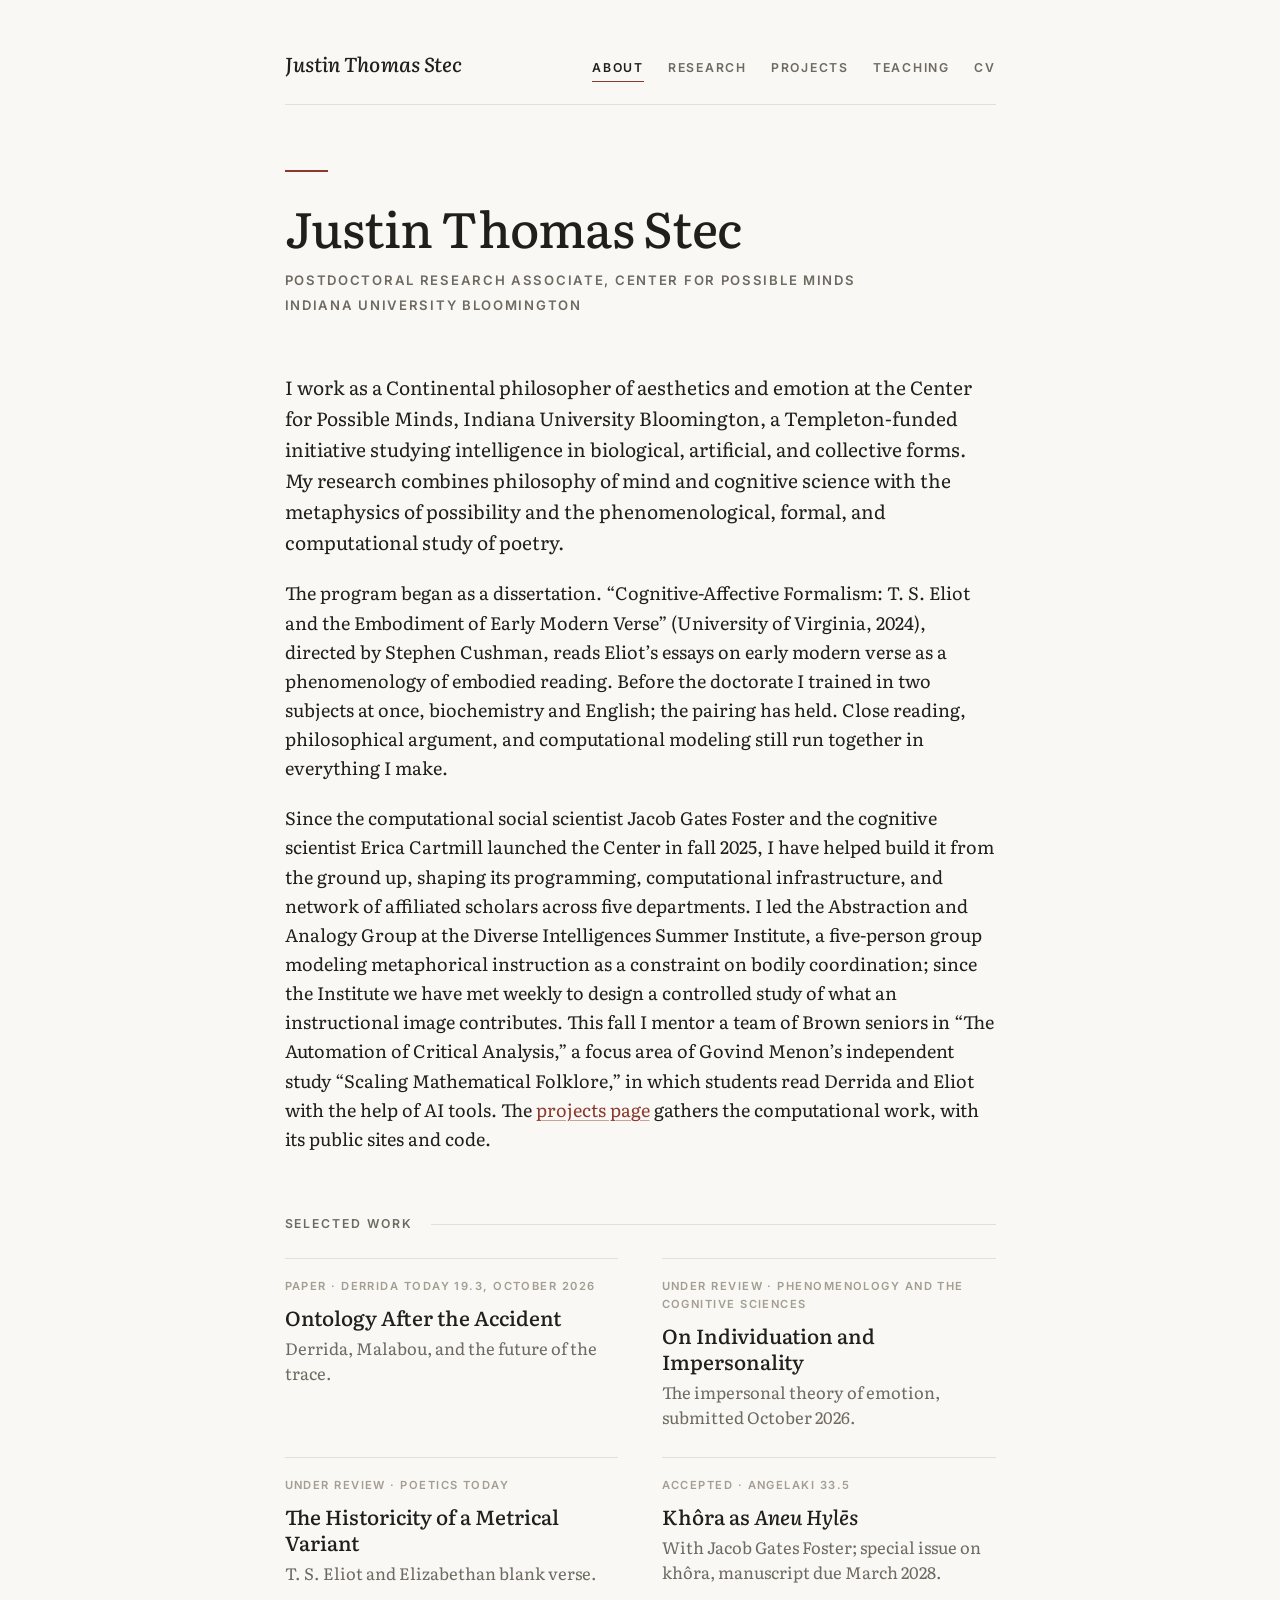
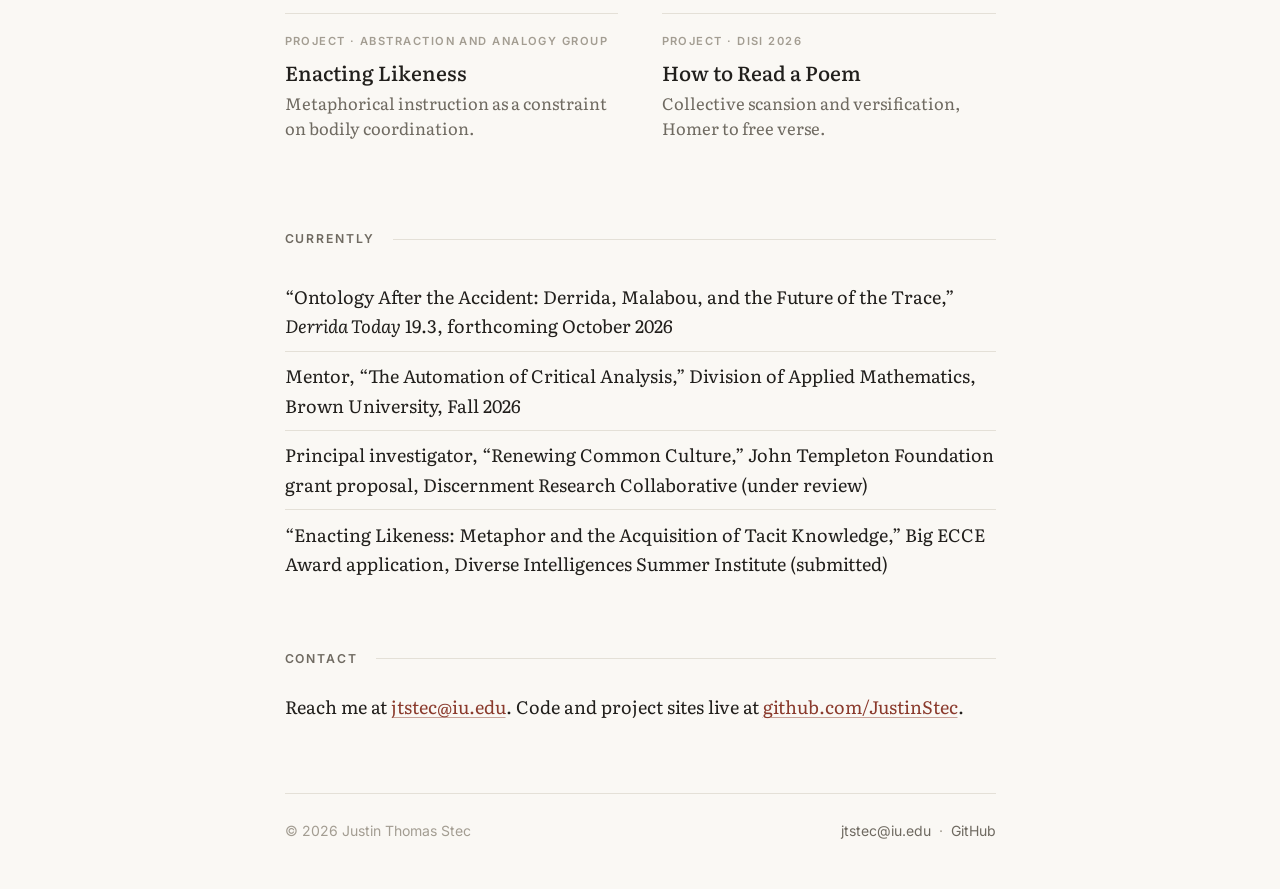
<file: index.html>
<!DOCTYPE html>
<html lang="en">
<head>
<meta charset="utf-8">
<meta name="viewport" content="width=device-width, initial-scale=1">
<title>Justin Thomas Stec</title>
<meta name="description" content="Justin Thomas Stec is a Continental philosopher of aesthetics and emotion at the Center for Possible Minds, Indiana University Bloomington.">
<link rel="icon" href="favicon.svg" type="image/svg+xml">
<link rel="stylesheet" href="style.css">
</head>
<body>

<header class="site-header">
  <a class="wordmark" href="index.html">Justin Thomas Stec</a>
  <nav class="site-nav">
    <a href="index.html" aria-current="page">About</a>
    <a href="research.html">Research</a>
    <a href="projects.html">Projects</a>
    <a href="teaching.html">Teaching</a>
    <a href="cv.html">CV</a>
  </nav>
</header>

<main>

<div class="h-rule"></div>
<h1>Justin Thomas Stec</h1>
<p class="subtitle">Postdoctoral Research Associate, Center for Possible Minds<br>Indiana University Bloomington</p>

<!-- To add a photograph: place assets/portrait.jpg in the repo and uncomment.
<figure style="margin:0 0 1.6rem;">
  <img src="assets/portrait.jpg" alt="Justin Thomas Stec" style="max-width:11rem;border-radius:2px;">
</figure>
-->

<p class="lede">I work as a Continental philosopher of aesthetics and emotion at the Center for Possible Minds, Indiana University Bloomington, a Templeton-funded initiative studying intelligence in biological, artificial, and collective forms. My research combines philosophy of mind and cognitive science with the metaphysics of possibility and the phenomenological, formal, and computational study of poetry.</p>

<p>The program began as a dissertation. &ldquo;Cognitive-Affective Formalism: T.&nbsp;S. Eliot and the Embodiment of Early Modern Verse&rdquo; (University of Virginia, 2024), directed by Stephen Cushman, reads Eliot&rsquo;s essays on early modern verse as a phenomenology of embodied reading. Before the doctorate I trained in two subjects at once, biochemistry and English; the pairing has held. Close reading, philosophical argument, and computational modeling still run together in everything I make.</p>

<p>Since the computational social scientist Jacob Gates Foster and the cognitive scientist Erica Cartmill launched the Center in fall 2025, I have helped build it from the ground up, shaping its programming, computational infrastructure, and network of affiliated scholars across five departments. I led the Abstraction and Analogy Group at the Diverse Intelligences Summer Institute, a five-person group modeling metaphorical instruction as a constraint on bodily coordination; since the Institute we have met weekly to design a controlled study of what an instructional image contributes. This fall I mentor a team of Brown seniors in &ldquo;The Automation of Critical Analysis,&rdquo; a focus area of Govind Menon&rsquo;s independent study &ldquo;Scaling Mathematical Folklore,&rdquo; in which students read Derrida and Eliot with the help of AI tools. The <a href="projects.html">projects page</a> gathers the computational work, with its public sites and code.</p>

<h2 class="label">Selected work</h2>

<div class="cards">
  <a class="card" href="research.html#ontology-after-the-accident">
    <p class="kicker">Paper &middot; Derrida Today 19.3, October 2026</p>
    <p class="card-title">Ontology After the Accident</p>
    <p class="card-line">Derrida, Malabou, and the future of the trace.</p>
  </a>
  <a class="card" href="research.html#individuation-impersonality">
    <p class="kicker">Under review &middot; Phenomenology and the Cognitive Sciences</p>
    <p class="card-title">On Individuation and Impersonality</p>
    <p class="card-line">The impersonal theory of emotion, submitted October 2026.</p>
  </a>
  <a class="card" href="research.html#metrical-variant">
    <p class="kicker">Under review &middot; Poetics Today</p>
    <p class="card-title">The Historicity of a Metrical Variant</p>
    <p class="card-line">T.&nbsp;S. Eliot and Elizabethan blank verse.</p>
  </a>
  <a class="card" href="research.html#khora">
    <p class="kicker">Accepted &middot; Angelaki 33.5</p>
    <p class="card-title">Kh&ocirc;ra as <em>Aneu Hyl&emacr;s</em></p>
    <p class="card-line">With Jacob Gates Foster; special issue on kh&ocirc;ra, manuscript due March 2028.</p>
  </a>
  <a class="card" href="projects.html#enacting-likeness">
    <p class="kicker">Project &middot; Abstraction and Analogy Group</p>
    <p class="card-title">Enacting Likeness</p>
    <p class="card-line">Metaphorical instruction as a constraint on bodily coordination.</p>
  </a>
  <a class="card" href="projects.html#how-to-read-a-poem">
    <p class="kicker">Project &middot; DISI 2026</p>
    <p class="card-title">How to Read a Poem</p>
    <p class="card-line">Collective scansion and versification, Homer to free verse.</p>
  </a>
</div>

<h2 class="label">Currently</h2>

<ul class="plain">
  <li>&ldquo;Ontology After the Accident: Derrida, Malabou, and the Future of the Trace,&rdquo; <em>Derrida Today</em> 19.3, forthcoming October 2026</li>
  <li>Mentor, &ldquo;The Automation of Critical Analysis,&rdquo; Division of Applied Mathematics, Brown University, Fall 2026</li>
  <li>Principal investigator, &ldquo;Renewing Common Culture,&rdquo; John Templeton Foundation grant proposal, Discernment Research Collaborative (under review)</li>
  <li>&ldquo;Enacting Likeness: Metaphor and the Acquisition of Tacit Knowledge,&rdquo; Big ECCE Award application, Diverse Intelligences Summer Institute (submitted)</li>
</ul>

<h2 class="label">Contact</h2>

<p>Reach me at <a href="mailto:jtstec@iu.edu">jtstec@iu.edu</a>. Code and project sites live at <a href="https://github.com/JustinStec">github.com/JustinStec</a>.</p>

</main>

<footer class="site-footer">
  <span>&copy; 2026 Justin Thomas Stec</span>
  <span><a href="mailto:jtstec@iu.edu">jtstec@iu.edu</a> &nbsp;&middot;&nbsp; <a href="https://github.com/JustinStec">GitHub</a></span>
</footer>

</body>
</html>
</file>
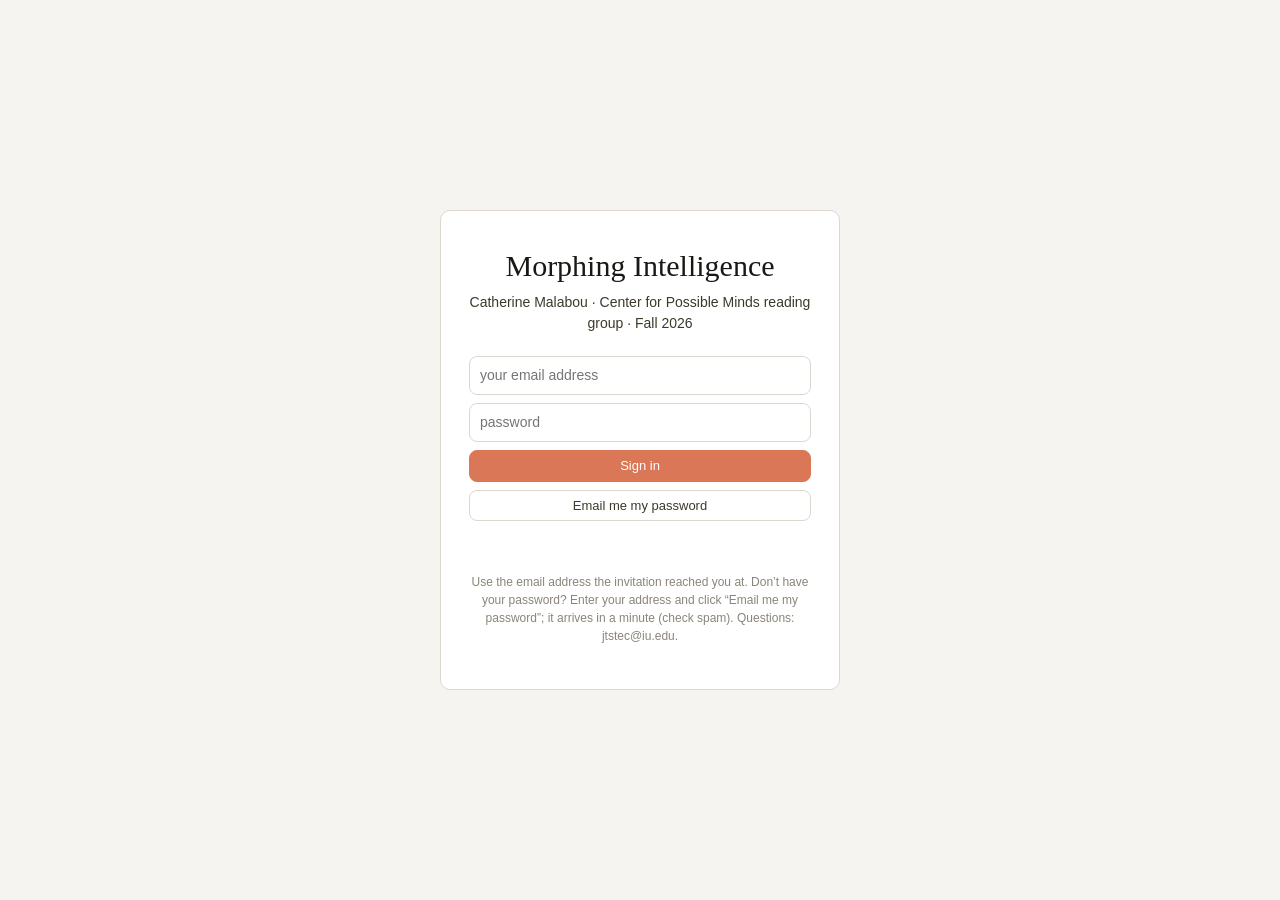
<file: morphing-intelligence/index.html>
<!DOCTYPE html>
<html lang="en">
<head>
<meta charset="UTF-8">
<meta name="viewport" content="width=device-width, initial-scale=1.0">
<meta name="robots" content="noindex, nofollow">
<title>Morphing Intelligence — Reading Group</title>
<link rel="stylesheet" href="app.css?v=8">
<script src="libs/supabase.min.js"></script>
</head>
<body>

<div class="gate" id="gate">
  <div class="gate-box">
    <h1>Morphing Intelligence</h1>
    <div class="sub">Catherine Malabou · Center for Possible Minds reading group · Fall 2026</div>
    <div class="row" id="pwStep">
      <input type="email" id="gateEmail" placeholder="your email address" autocomplete="email" onkeydown="if(event.key==='Enter')signIn()">
      <input type="password" id="gatePw" placeholder="password" autocomplete="current-password" onkeydown="if(event.key==='Enter')signIn()">
      <button class="btn acc" onclick="signIn()">Sign in</button>
      <button class="btn" onclick="emailPassword()">Email me my password</button>
    </div>
    <div class="row" id="setPwStep" hidden>
      <input type="password" id="newPw" placeholder="choose a password (8+ characters)" autocomplete="new-password" onkeydown="if(event.key==='Enter')setPassword()">
      <button class="btn acc" onclick="setPassword()">Save password</button>
    </div>
    <div class="gate-msg" id="gateMsg"></div>
    <p class="fine">Use the email address the invitation reached you at. Don’t have your password? Enter your address and click “Email me my password”; it arrives in a minute (check spam). Questions: jtstec@iu.edu.</p>
  </div>
</div>

<header class="app">
  <h1><a href="index.html">Morphing Intelligence</a> <span>From IQ Measurement to Artificial Brains · Fridays 3:00–5:00 · 815 E. 10th St.</span></h1>
  <div class="who"><span id="whoName"></span><button onclick="signOut()">Sign out</button></div>
</header>

<div class="wrap">
  <div class="inner">
    <div class="lead">A chapter a week, each paired with the source Malabou works from in it; the last meeting sets her against Derrida on the trace. Open a reading to read it here, highlight passages, and leave notes for the group; the reader has a Download button for a copy to print or annotate offline.</div>
    <div id="list"></div>
  </div>
</div>

<script src="app.js?v=8"></script>
<script>
function onSignedIn(){
  const s = seen(); const html = [];
  for (const w of WEEKS){
    if (w.break){ html.push(`<div class="break">${w.text}</div>`); continue; }
    const files = w.files.map(f => f.pending ? `<span class="pend" title="PDF to come">${f.label}<small>PDF to come</small></span>` : `<a href="read.html#${f.id}" class="${s[f.id]?'seen':''}">${f.label}</a>`).join('');
    html.push(`<div class="wk"><div class="d">${w.date}${w.n?`<small>Week ${w.n}</small>`:''}</div><div><div class="t">${w.title}</div><div class="f">${files}</div></div></div>`);
  }
  $('list').innerHTML = html.join('');
}
</script>
</body>
</html>
</file>
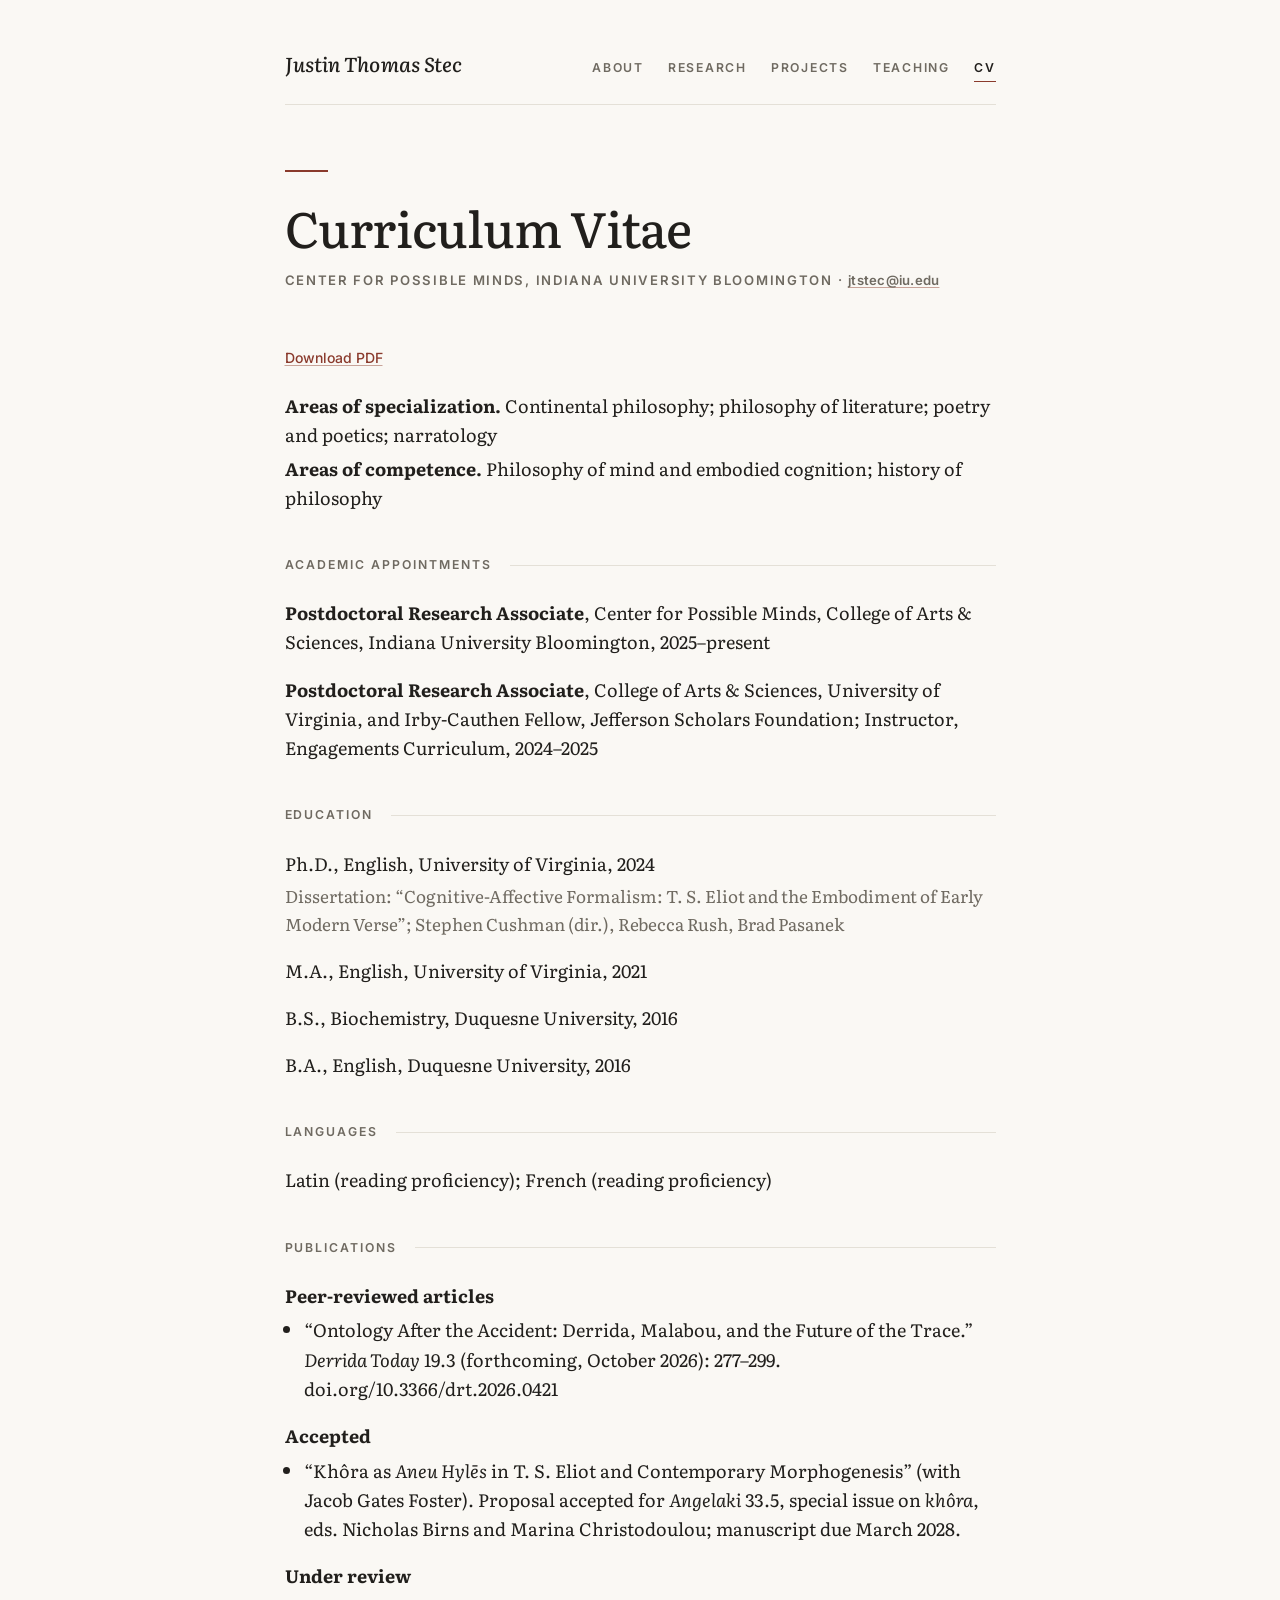
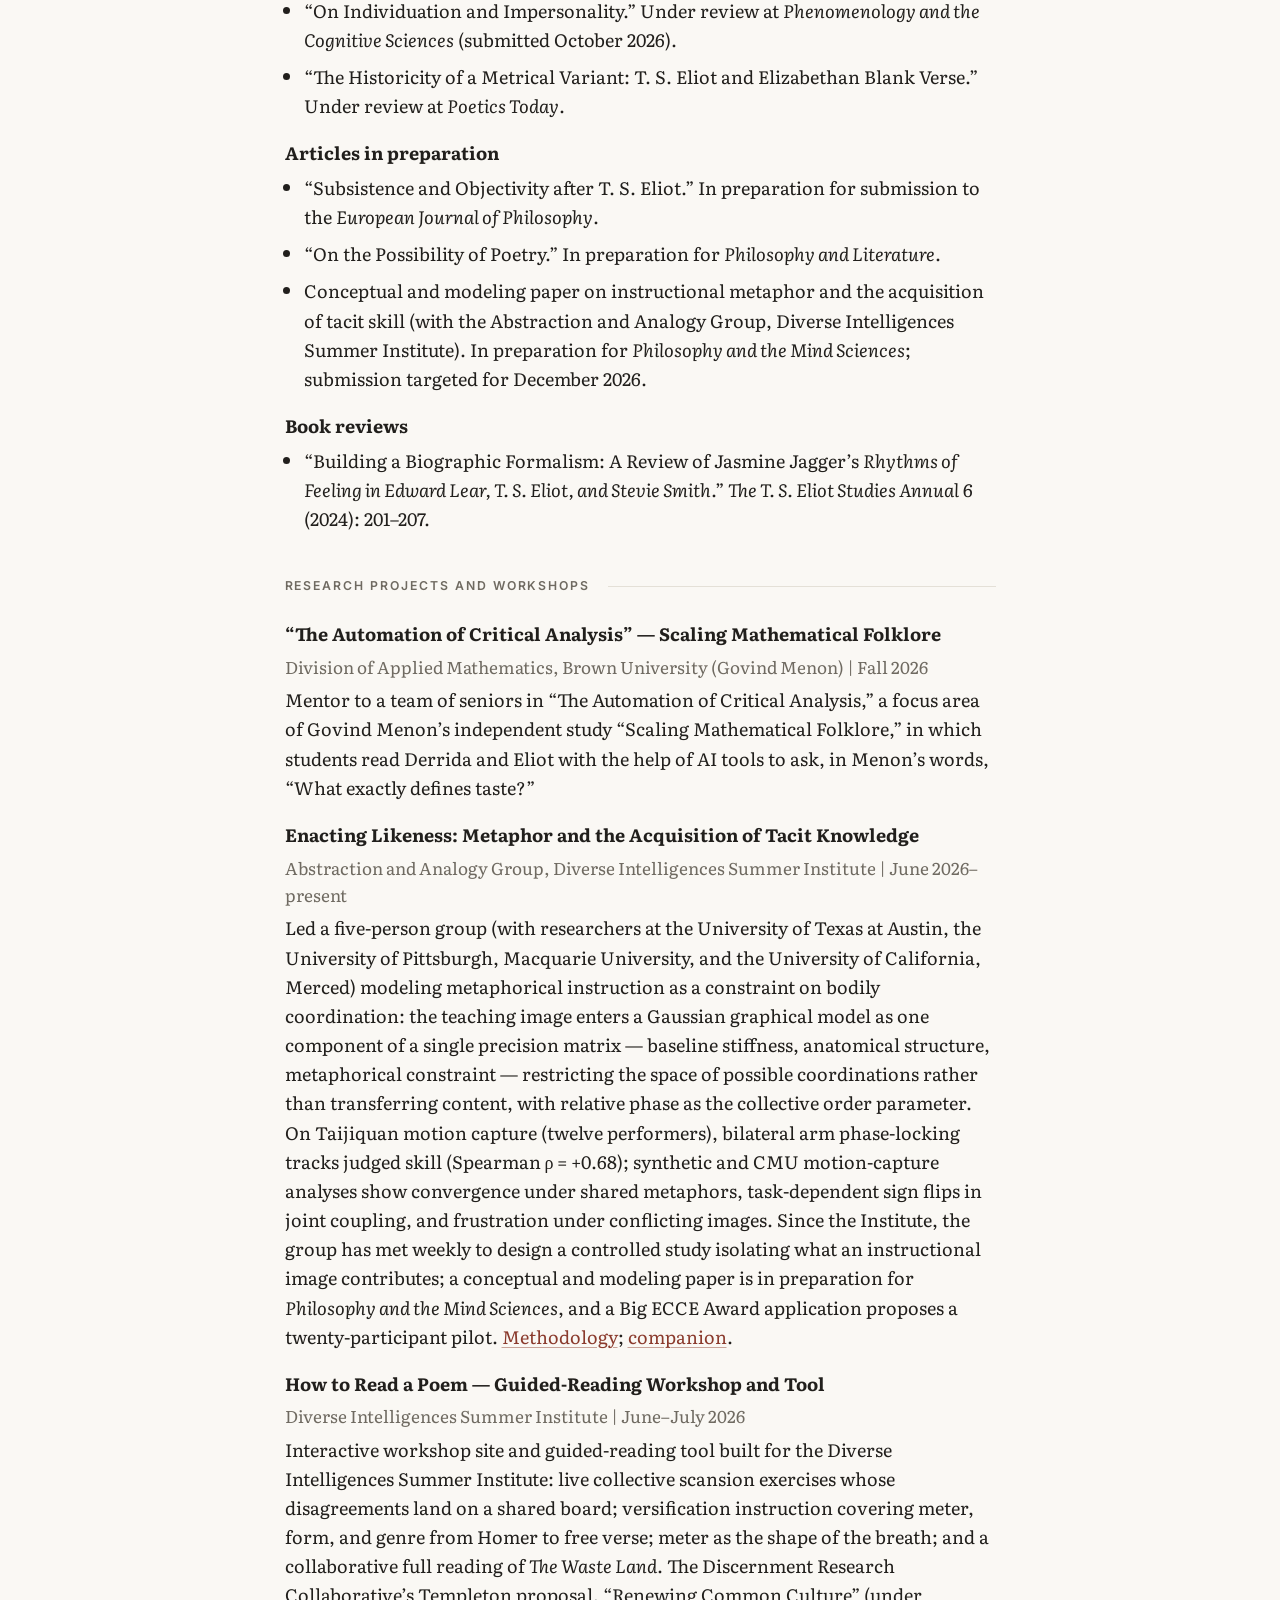
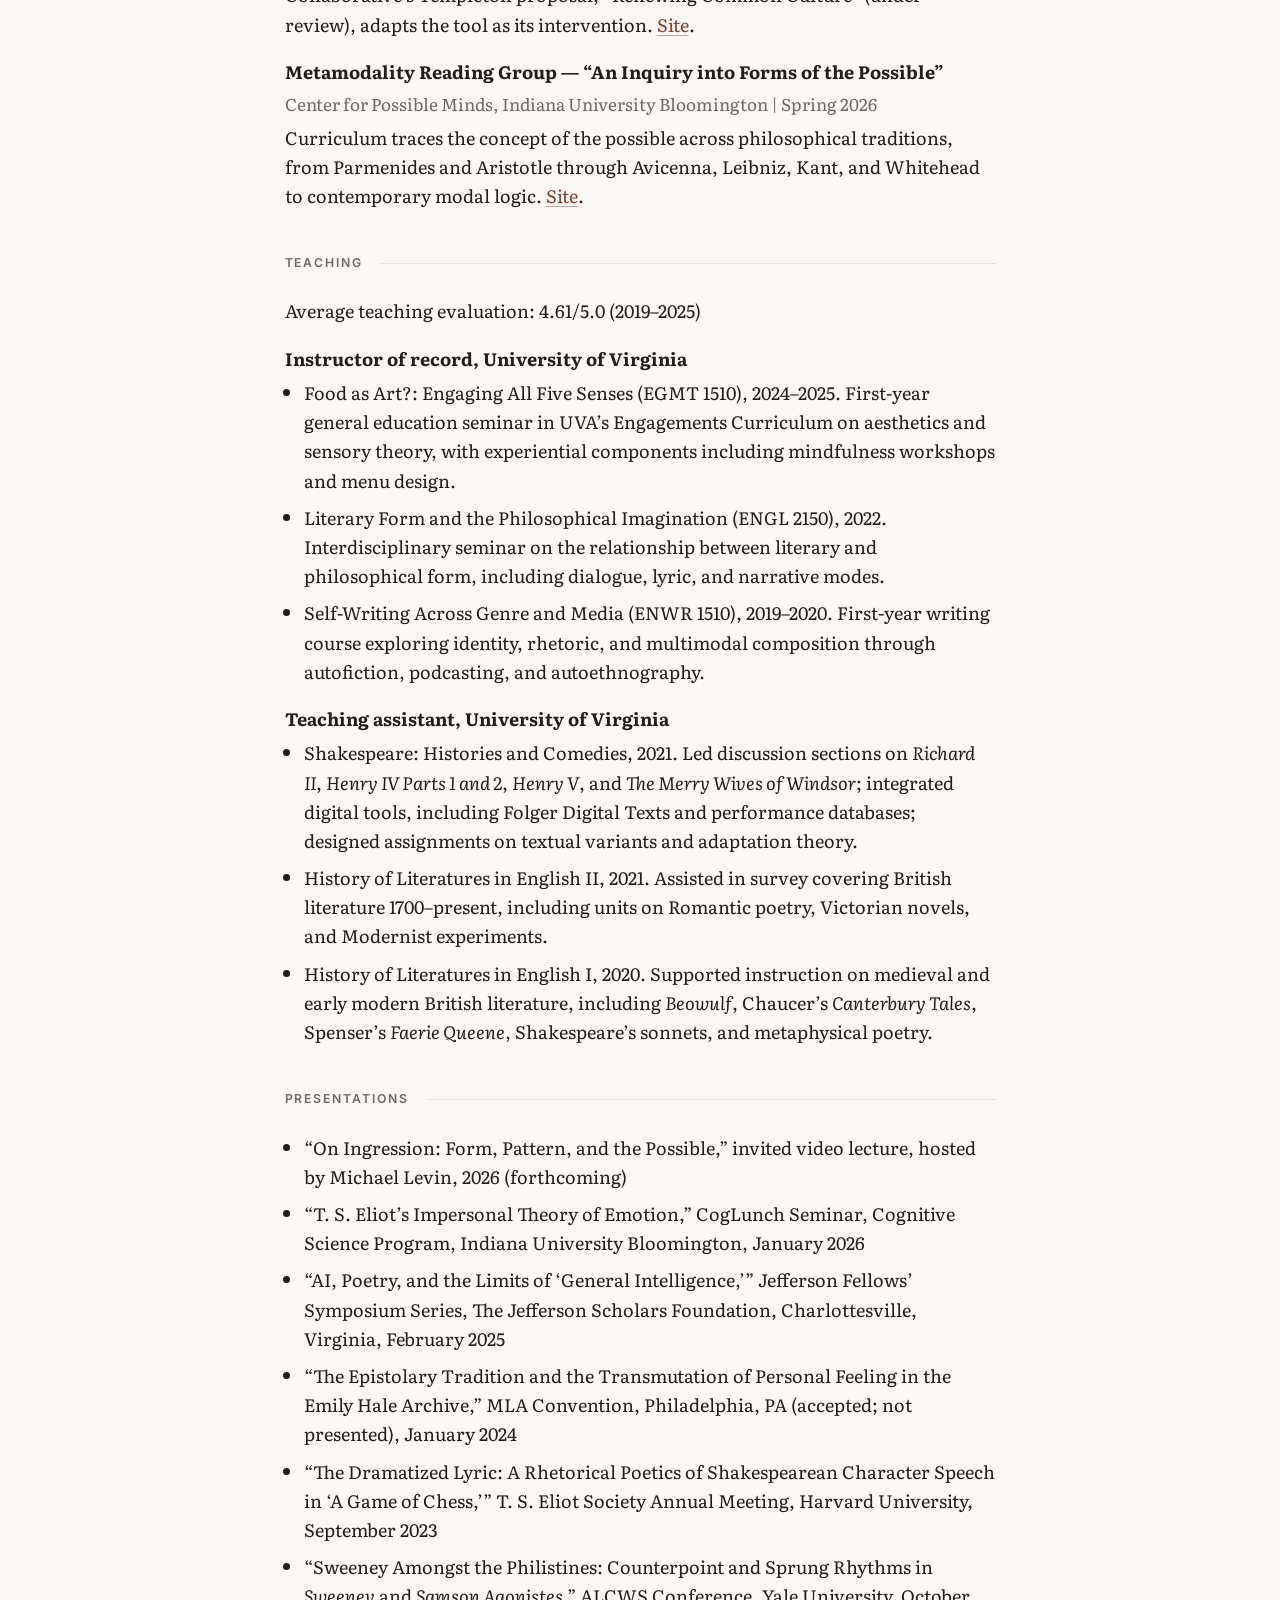
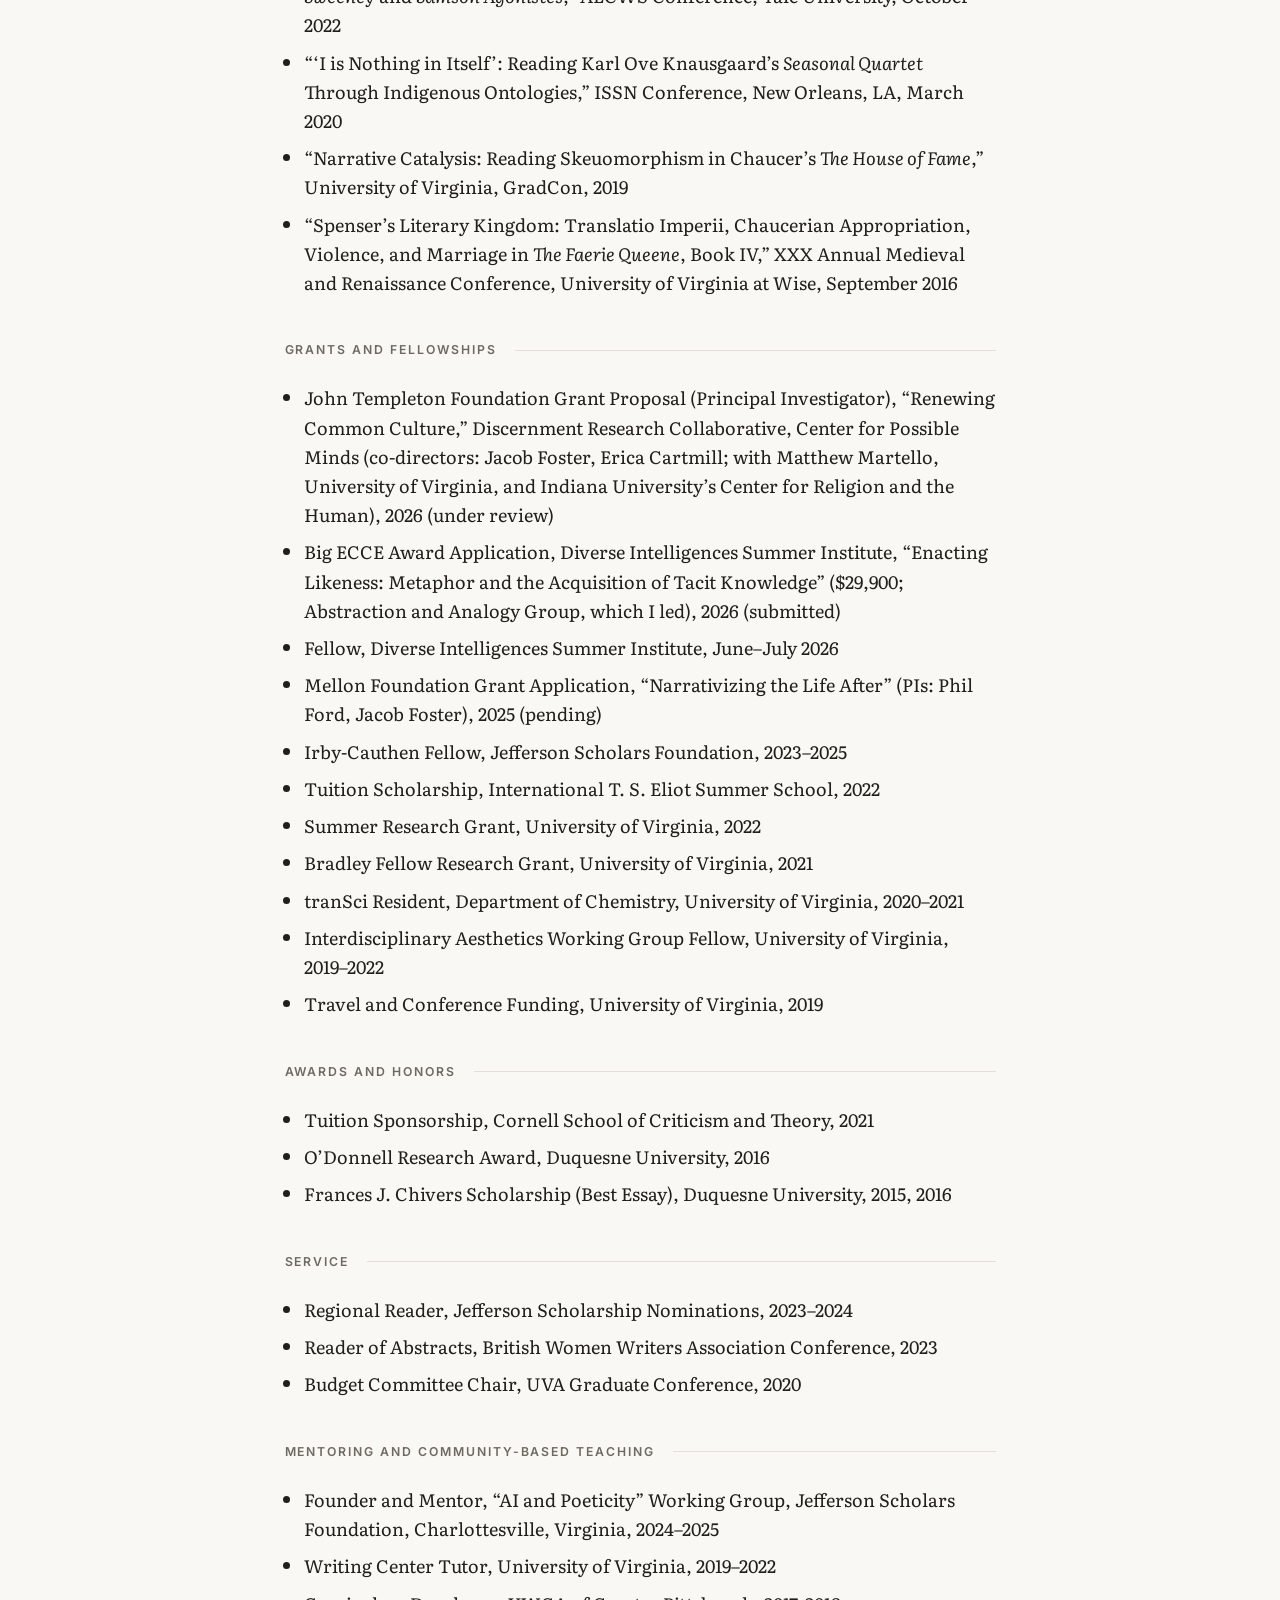
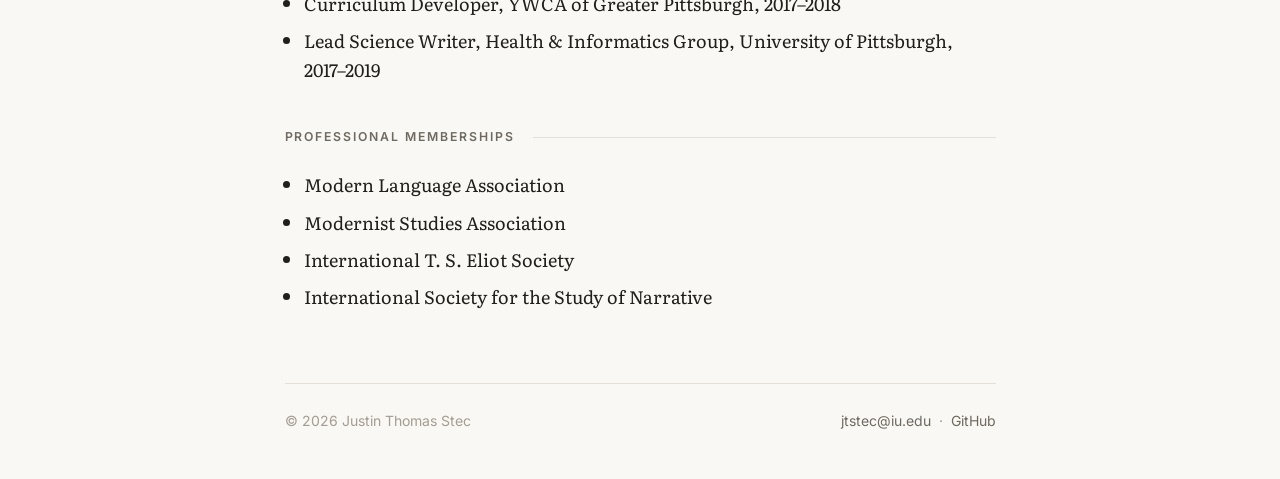
<file: cv.html>
<!DOCTYPE html>
<html lang="en">
<head>
<meta charset="utf-8">
<meta name="viewport" content="width=device-width, initial-scale=1">
<title>CV · Justin Thomas Stec</title>
<meta name="description" content="Curriculum vitae of Justin Thomas Stec: appointments, education, publications, research projects and workshops, teaching, presentations, grants, and service.">
<link rel="icon" href="favicon.svg" type="image/svg+xml">
<link rel="stylesheet" href="style.css">
</head>
<body>

<header class="site-header">
  <a class="wordmark" href="index.html">Justin Thomas Stec</a>
  <nav class="site-nav">
    <a href="index.html">About</a>
    <a href="research.html">Research</a>
    <a href="projects.html">Projects</a>
    <a href="teaching.html">Teaching</a>
    <a href="cv.html" aria-current="page">CV</a>
  </nav>
</header>

<main class="cv">

<div class="h-rule"></div>
<h1>Curriculum Vitae</h1>
<p class="subtitle">Center for Possible Minds, Indiana University Bloomington &middot; <a class="nocase" href="mailto:jtstec@iu.edu">jtstec@iu.edu</a></p>
<p class="entry-links"><a href="assets/Stec-CV.pdf">Download PDF</a></p>

<div class="cv-item">
  <p><strong>Areas of specialization.</strong> Continental philosophy; philosophy of literature; poetry and poetics; narratology</p>
  <p><strong>Areas of competence.</strong> Philosophy of mind and embodied cognition; history of philosophy</p>
</div>

<h2 class="label">Academic appointments</h2>

<div class="cv-item">
  <p><strong>Postdoctoral Research Associate</strong>, Center for Possible Minds, College of Arts &amp; Sciences, Indiana University Bloomington, 2025&ndash;present</p>
</div>
<div class="cv-item">
  <p><strong>Postdoctoral Research Associate</strong>, College of Arts &amp; Sciences, University of Virginia, and Irby-Cauthen Fellow, Jefferson Scholars Foundation; Instructor, Engagements Curriculum, 2024&ndash;2025</p>
</div>

<h2 class="label">Education</h2>

<div class="cv-item">
  <p>Ph.D., English, University of Virginia, 2024</p>
  <p class="cv-sub">Dissertation: &ldquo;Cognitive-Affective Formalism: T.&nbsp;S. Eliot and the Embodiment of Early Modern Verse&rdquo;; Stephen Cushman (dir.), Rebecca Rush, Brad Pasanek</p>
</div>
<div class="cv-item"><p>M.A., English, University of Virginia, 2021</p></div>
<div class="cv-item"><p>B.S., Biochemistry, Duquesne University, 2016</p></div>
<div class="cv-item"><p>B.A., English, Duquesne University, 2016</p></div>

<h2 class="label">Languages</h2>

<div class="cv-item"><p>Latin (reading proficiency); French (reading proficiency)</p></div>

<h2 class="label">Publications</h2>

<div class="cv-item">
  <p><strong>Peer-reviewed articles</strong></p>
  <ul class="cv-list">
    <li>&ldquo;Ontology After the Accident: Derrida, Malabou, and the Future of the Trace.&rdquo; <em>Derrida Today</em> 19.3 (forthcoming, October 2026): 277&ndash;299. doi.org/10.3366/drt.2026.0421</li>
  </ul>
</div>

<div class="cv-item">
  <p><strong>Accepted</strong></p>
  <ul class="cv-list">
    <li>&ldquo;Kh&ocirc;ra as <em>Aneu Hyl&emacr;s</em> in T.&nbsp;S. Eliot and Contemporary Morphogenesis&rdquo; (with Jacob Gates Foster). Proposal accepted for <em>Angelaki</em> 33.5, special issue on <em>kh&ocirc;ra</em>, eds. Nicholas Birns and Marina Christodoulou; manuscript due March 2028.</li>
  </ul>
</div>

<div class="cv-item">
  <p><strong>Under review</strong></p>
  <ul class="cv-list">
    <li>&ldquo;On Individuation and Impersonality.&rdquo; Under review at <em>Phenomenology and the Cognitive Sciences</em> (submitted October 2026).</li>
    <li>&ldquo;The Historicity of a Metrical Variant: T.&nbsp;S. Eliot and Elizabethan Blank Verse.&rdquo; Under review at <em>Poetics Today</em>.</li>
  </ul>
</div>

<div class="cv-item">
  <p><strong>Articles in preparation</strong></p>
  <ul class="cv-list">
    <li>&ldquo;Subsistence and Objectivity after T.&nbsp;S. Eliot.&rdquo; In preparation for submission to the <em>European Journal of Philosophy</em>.</li>
    <li>&ldquo;On the Possibility of Poetry.&rdquo; In preparation for <em>Philosophy and Literature</em>.</li>
    <li>Conceptual and modeling paper on instructional metaphor and the acquisition of tacit skill (with the Abstraction and Analogy Group, Diverse Intelligences Summer Institute). In preparation for <em>Philosophy and the Mind Sciences</em>; submission targeted for December 2026.</li>
  </ul>
</div>

<div class="cv-item">
  <p><strong>Book reviews</strong></p>
  <ul class="cv-list">
    <li>&ldquo;Building a Biographic Formalism: A Review of Jasmine Jagger&rsquo;s <em>Rhythms of Feeling in Edward Lear, T.&nbsp;S. Eliot, and Stevie Smith</em>.&rdquo; <em>The T.&nbsp;S. Eliot Studies Annual</em> 6 (2024): 201&ndash;207.</li>
  </ul>
</div>

<h2 class="label">Research projects and workshops</h2>

<div class="cv-item">
  <p><strong>&ldquo;The Automation of Critical Analysis&rdquo; &mdash; Scaling Mathematical Folklore</strong></p>
  <p class="cv-sub">Division of Applied Mathematics, Brown University (Govind Menon) | Fall 2026</p>
  <p>Mentor to a team of seniors in &ldquo;The Automation of Critical Analysis,&rdquo; a focus area of Govind Menon&rsquo;s independent study &ldquo;Scaling Mathematical Folklore,&rdquo; in which students read Derrida and Eliot with the help of AI tools to ask, in Menon&rsquo;s words, &ldquo;What exactly defines taste?&rdquo;</p>
</div>

<div class="cv-item">
  <p><strong>Enacting Likeness: Metaphor and the Acquisition of Tacit Knowledge</strong></p>
  <p class="cv-sub">Abstraction and Analogy Group, Diverse Intelligences Summer Institute | June 2026&ndash;present</p>
  <p>Led a five-person group (with researchers at the University of Texas at Austin, the University of Pittsburgh, Macquarie University, and the University of California, Merced) modeling metaphorical instruction as a constraint on bodily coordination: the teaching image enters a Gaussian graphical model as one component of a single precision matrix &mdash; baseline stiffness, anatomical structure, metaphorical constraint &mdash; restricting the space of possible coordinations rather than transferring content, with relative phase as the collective order parameter. On Taijiquan motion capture (twelve performers), bilateral arm phase-locking tracks judged skill (Spearman &rho; = +0.68); synthetic and CMU motion-capture analyses show convergence under shared metaphors, task-dependent sign flips in joint coupling, and frustration under conflicting images. Since the Institute, the group has met weekly to design a controlled study isolating what an instructional image contributes; a conceptual and modeling paper is in preparation for <em>Philosophy and the Mind Sciences</em>, and a Big ECCE Award application proposes a twenty-participant pilot. <a href="https://jts3et.github.io/cogsci-sources-viewer/modelling.html">Methodology</a>; <a href="https://jts3et.github.io/cogsci-sources-viewer/companion.html">companion</a>.</p>
</div>

<div class="cv-item">
  <p><strong>How to Read a Poem &mdash; Guided-Reading Workshop and Tool</strong></p>
  <p class="cv-sub">Diverse Intelligences Summer Institute | June&ndash;July 2026</p>
  <p>Interactive workshop site and guided-reading tool built for the Diverse Intelligences Summer Institute: live collective scansion exercises whose disagreements land on a shared board; versification instruction covering meter, form, and genre from Homer to free verse; meter as the shape of the breath; and a collaborative full reading of <em>The Waste Land</em>. The Discernment Research Collaborative&rsquo;s Templeton proposal, &ldquo;Renewing Common Culture&rdquo; (under review), adapts the tool as its intervention. <a href="https://jts3et.github.io/how-to-read-a-poem">Site</a>.</p>
</div>

<div class="cv-item">
  <p><strong>Metamodality Reading Group &mdash; &ldquo;An Inquiry into Forms of the Possible&rdquo;</strong></p>
  <p class="cv-sub">Center for Possible Minds, Indiana University Bloomington | Spring 2026</p>
  <p>Curriculum traces the concept of the possible across philosophical traditions, from Parmenides and Aristotle through Avicenna, Leibniz, Kant, and Whitehead to contemporary modal logic. <a href="https://justinstec.github.io/metamodality/">Site</a>.</p>
</div>

<h2 class="label">Teaching</h2>

<div class="cv-item"><p>Average teaching evaluation: 4.61/5.0 (2019&ndash;2025)</p></div>

<div class="cv-item">
  <p><strong>Instructor of record, University of Virginia</strong></p>
  <ul class="cv-list">
    <li>Food as Art?: Engaging All Five Senses (EGMT 1510), 2024&ndash;2025. First-year general education seminar in UVA&rsquo;s Engagements Curriculum on aesthetics and sensory theory, with experiential components including mindfulness workshops and menu design.</li>
    <li>Literary Form and the Philosophical Imagination (ENGL 2150), 2022. Interdisciplinary seminar on the relationship between literary and philosophical form, including dialogue, lyric, and narrative modes.</li>
    <li>Self-Writing Across Genre and Media (ENWR 1510), 2019&ndash;2020. First-year writing course exploring identity, rhetoric, and multimodal composition through autofiction, podcasting, and autoethnography.</li>
  </ul>
</div>

<div class="cv-item">
  <p><strong>Teaching assistant, University of Virginia</strong></p>
  <ul class="cv-list">
    <li>Shakespeare: Histories and Comedies, 2021. Led discussion sections on <em>Richard II</em>, <em>Henry IV Parts 1 and 2</em>, <em>Henry V</em>, and <em>The Merry Wives of Windsor</em>; integrated digital tools, including Folger Digital Texts and performance databases; designed assignments on textual variants and adaptation theory.</li>
    <li>History of Literatures in English II, 2021. Assisted in survey covering British literature 1700&ndash;present, including units on Romantic poetry, Victorian novels, and Modernist experiments.</li>
    <li>History of Literatures in English I, 2020. Supported instruction on medieval and early modern British literature, including <em>Beowulf</em>, Chaucer&rsquo;s <em>Canterbury Tales</em>, Spenser&rsquo;s <em>Faerie Queene</em>, Shakespeare&rsquo;s sonnets, and metaphysical poetry.</li>
  </ul>
</div>

<h2 class="label">Presentations</h2>

<ul class="cv-list">
  <li>&ldquo;On Ingression: Form, Pattern, and the Possible,&rdquo; invited video lecture, hosted by Michael Levin, 2026 (forthcoming)</li>
  <li>&ldquo;T.&nbsp;S. Eliot&rsquo;s Impersonal Theory of Emotion,&rdquo; CogLunch Seminar, Cognitive Science Program, Indiana University Bloomington, January 2026</li>
  <li>&ldquo;AI, Poetry, and the Limits of &lsquo;General Intelligence,&rsquo;&rdquo; Jefferson Fellows&rsquo; Symposium Series, The Jefferson Scholars Foundation, Charlottesville, Virginia, February 2025</li>
  <li>&ldquo;The Epistolary Tradition and the Transmutation of Personal Feeling in the Emily Hale Archive,&rdquo; MLA Convention, Philadelphia, PA (accepted; not presented), January 2024</li>
  <li>&ldquo;The Dramatized Lyric: A Rhetorical Poetics of Shakespearean Character Speech in &lsquo;A Game of Chess,&rsquo;&rdquo; T.&nbsp;S. Eliot Society Annual Meeting, Harvard University, September 2023</li>
  <li>&ldquo;Sweeney Amongst the Philistines: Counterpoint and Sprung Rhythms in <em>Sweeney</em> and <em>Samson Agonistes</em>,&rdquo; ALCWS Conference, Yale University, October 2022</li>
  <li>&ldquo;&lsquo;I is Nothing in Itself&rsquo;: Reading Karl Ove Knausgaard&rsquo;s <em>Seasonal Quartet</em> Through Indigenous Ontologies,&rdquo; ISSN Conference, New Orleans, LA, March 2020</li>
  <li>&ldquo;Narrative Catalysis: Reading Skeuomorphism in Chaucer&rsquo;s <em>The House of Fame</em>,&rdquo; University of Virginia, GradCon, 2019</li>
  <li>&ldquo;Spenser&rsquo;s Literary Kingdom: Translatio Imperii, Chaucerian Appropriation, Violence, and Marriage in <em>The Faerie Queene</em>, Book IV,&rdquo; XXX Annual Medieval and Renaissance Conference, University of Virginia at Wise, September 2016</li>
</ul>

<h2 class="label">Grants and fellowships</h2>

<ul class="cv-list">
  <li>John Templeton Foundation Grant Proposal (Principal Investigator), &ldquo;Renewing Common Culture,&rdquo; Discernment Research Collaborative, Center for Possible Minds (co-directors: Jacob Foster, Erica Cartmill; with Matthew Martello, University of Virginia, and Indiana University&rsquo;s Center for Religion and the Human), 2026 (under review)</li>
  <li>Big ECCE Award Application, Diverse Intelligences Summer Institute, &ldquo;Enacting Likeness: Metaphor and the Acquisition of Tacit Knowledge&rdquo; ($29,900; Abstraction and Analogy Group, which I led), 2026 (submitted)</li>
  <li>Fellow, Diverse Intelligences Summer Institute, June&ndash;July 2026</li>
  <li>Mellon Foundation Grant Application, &ldquo;Narrativizing the Life After&rdquo; (PIs: Phil Ford, Jacob Foster), 2025 (pending)</li>
  <li>Irby-Cauthen Fellow, Jefferson Scholars Foundation, 2023&ndash;2025</li>
  <li>Tuition Scholarship, International T.&nbsp;S. Eliot Summer School, 2022</li>
  <li>Summer Research Grant, University of Virginia, 2022</li>
  <li>Bradley Fellow Research Grant, University of Virginia, 2021</li>
  <li>tranSci Resident, Department of Chemistry, University of Virginia, 2020&ndash;2021</li>
  <li>Interdisciplinary Aesthetics Working Group Fellow, University of Virginia, 2019&ndash;2022</li>
  <li>Travel and Conference Funding, University of Virginia, 2019</li>
</ul>

<h2 class="label">Awards and honors</h2>

<ul class="cv-list">
  <li>Tuition Sponsorship, Cornell School of Criticism and Theory, 2021</li>
  <li>O&rsquo;Donnell Research Award, Duquesne University, 2016</li>
  <li>Frances J. Chivers Scholarship (Best Essay), Duquesne University, 2015, 2016</li>
</ul>

<h2 class="label">Service</h2>

<ul class="cv-list">
  <li>Regional Reader, Jefferson Scholarship Nominations, 2023&ndash;2024</li>
  <li>Reader of Abstracts, British Women Writers Association Conference, 2023</li>
  <li>Budget Committee Chair, UVA Graduate Conference, 2020</li>
</ul>

<h2 class="label">Mentoring and community-based teaching</h2>

<ul class="cv-list">
  <li>Founder and Mentor, &ldquo;AI and Poeticity&rdquo; Working Group, Jefferson Scholars Foundation, Charlottesville, Virginia, 2024&ndash;2025</li>
  <li>Writing Center Tutor, University of Virginia, 2019&ndash;2022</li>
  <li>Curriculum Developer, YWCA of Greater Pittsburgh, 2017&ndash;2018</li>
  <li>Lead Science Writer, Health &amp; Informatics Group, University of Pittsburgh, 2017&ndash;2019</li>
</ul>

<h2 class="label">Professional memberships</h2>

<ul class="cv-list">
  <li>Modern Language Association</li>
  <li>Modernist Studies Association</li>
  <li>International T.&nbsp;S. Eliot Society</li>
  <li>International Society for the Study of Narrative</li>
</ul>

</main>

<footer class="site-footer">
  <span>&copy; 2026 Justin Thomas Stec</span>
  <span><a href="mailto:jtstec@iu.edu">jtstec@iu.edu</a> &nbsp;&middot;&nbsp; <a href="https://github.com/JustinStec">GitHub</a></span>
</footer>

</body>
</html>
</file>
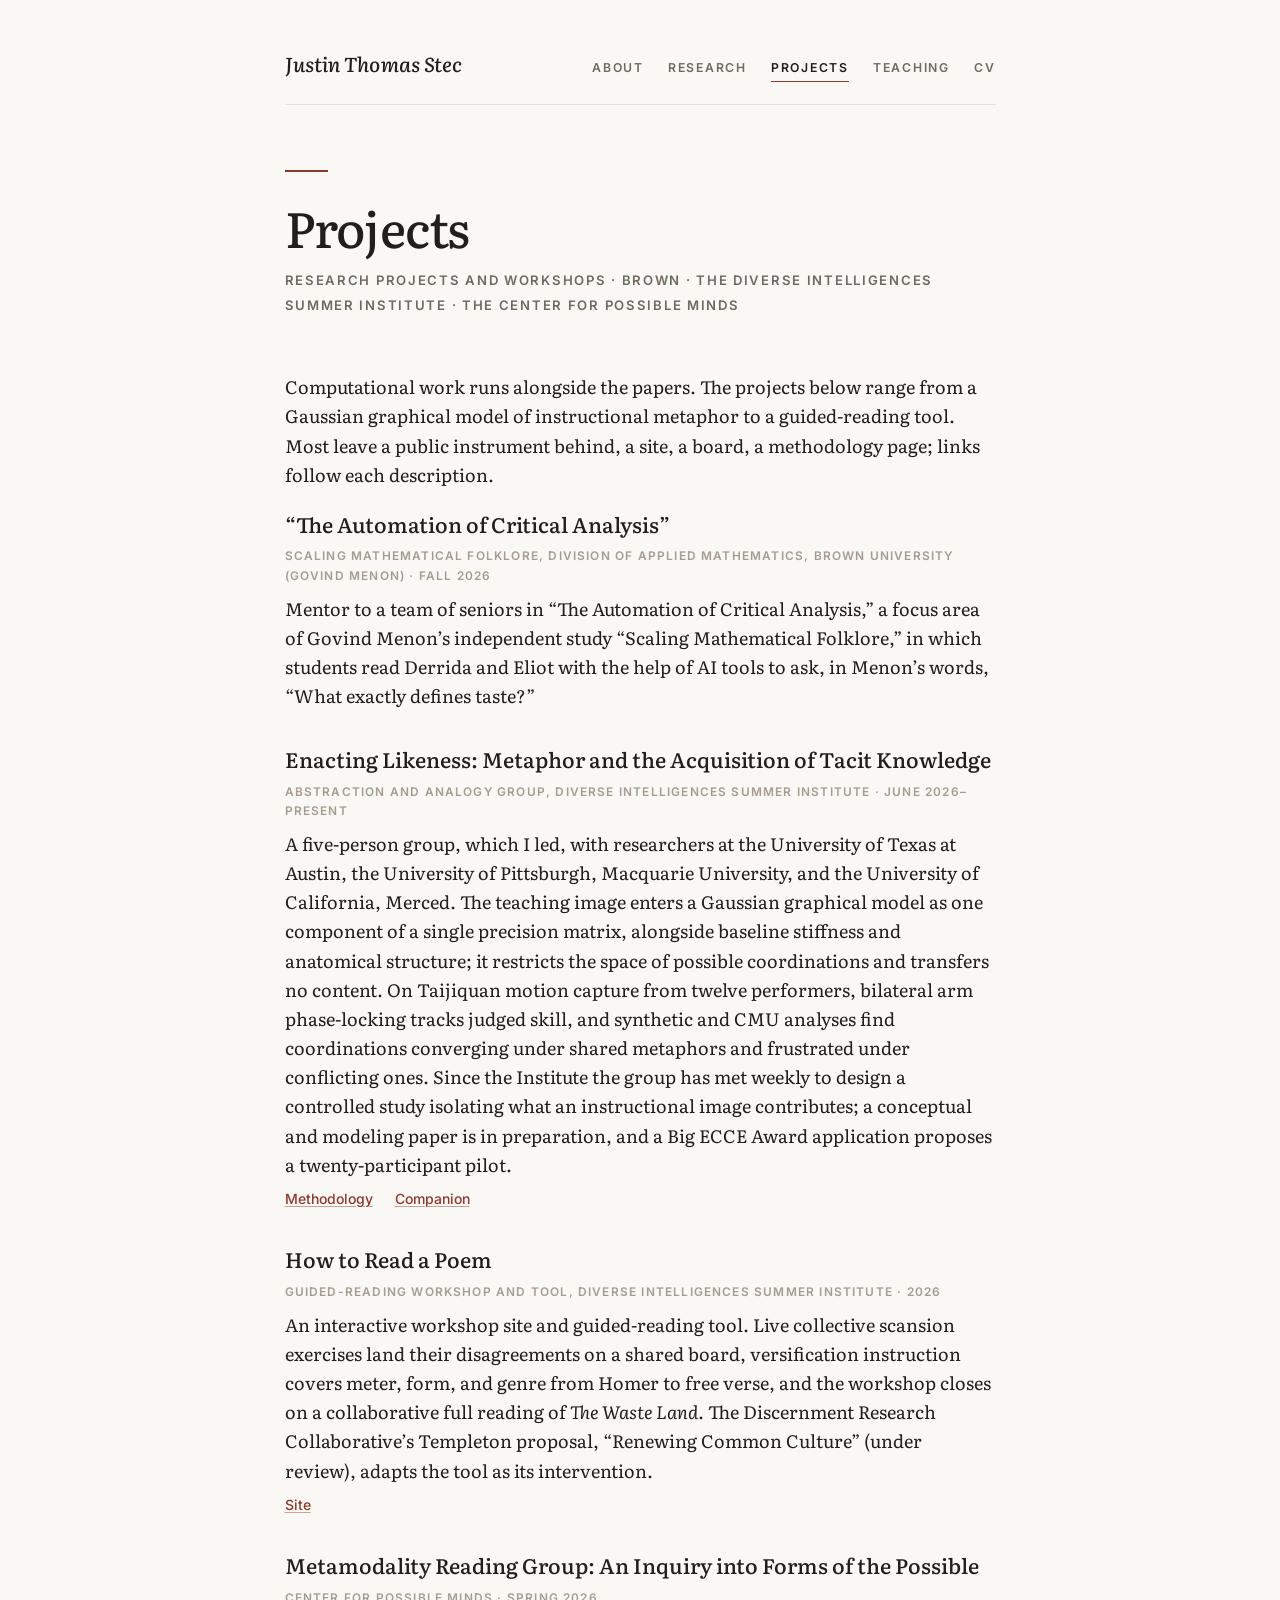
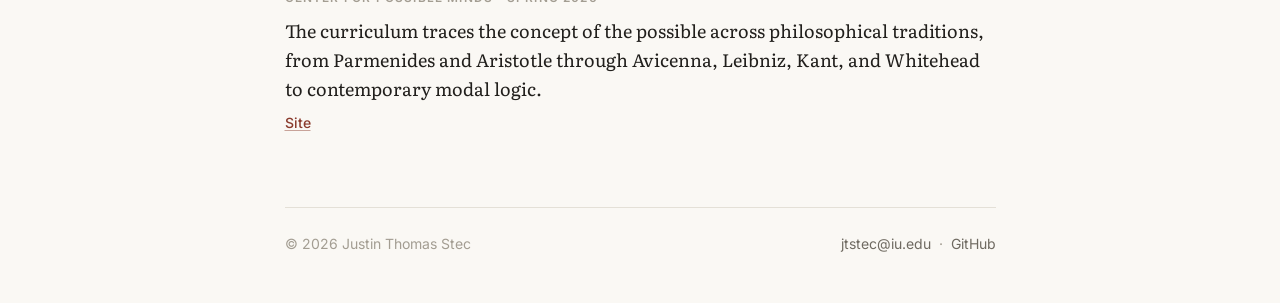
<file: projects.html>
<!DOCTYPE html>
<html lang="en">
<head>
<meta charset="utf-8">
<meta name="viewport" content="width=device-width, initial-scale=1">
<title>Projects · Justin Thomas Stec</title>
<meta name="description" content="Research projects and workshops: The Automation of Critical Analysis at Brown, Enacting Likeness, How to Read a Poem, and the Metamodality Reading Group.">
<link rel="icon" href="favicon.svg" type="image/svg+xml">
<link rel="stylesheet" href="style.css">
</head>
<body>

<header class="site-header">
  <a class="wordmark" href="index.html">Justin Thomas Stec</a>
  <nav class="site-nav">
    <a href="index.html">About</a>
    <a href="research.html">Research</a>
    <a href="projects.html" aria-current="page">Projects</a>
    <a href="teaching.html">Teaching</a>
    <a href="cv.html">CV</a>
  </nav>
</header>

<main>

<div class="h-rule"></div>
<h1>Projects</h1>
<p class="subtitle">Research projects and workshops &middot; Brown &middot; the Diverse Intelligences Summer Institute &middot; the Center for Possible Minds</p>

<p>Computational work runs alongside the papers. The projects below range from a Gaussian graphical model of instructional metaphor to a guided-reading tool. Most leave a public instrument behind, a site, a board, a methodology page; links follow each description.</p>

<div class="entry" id="automation-critical-analysis">
  <p class="entry-title">&ldquo;The Automation of Critical Analysis&rdquo;</p>
  <p class="entry-meta">Scaling Mathematical Folklore, Division of Applied Mathematics, Brown University (Govind Menon) &middot; Fall 2026</p>
  <p>Mentor to a team of seniors in &ldquo;The Automation of Critical Analysis,&rdquo; a focus area of Govind Menon&rsquo;s independent study &ldquo;Scaling Mathematical Folklore,&rdquo; in which students read Derrida and Eliot with the help of AI tools to ask, in Menon&rsquo;s words, &ldquo;What exactly defines taste?&rdquo;</p>
</div>

<div class="entry" id="enacting-likeness">
  <p class="entry-title">Enacting Likeness: Metaphor and the Acquisition of Tacit Knowledge</p>
  <p class="entry-meta">Abstraction and Analogy Group, Diverse Intelligences Summer Institute &middot; June 2026&ndash;present</p>
  <p>A five-person group, which I led, with researchers at the University of Texas at Austin, the University of Pittsburgh, Macquarie University, and the University of California, Merced. The teaching image enters a Gaussian graphical model as one component of a single precision matrix, alongside baseline stiffness and anatomical structure; it restricts the space of possible coordinations and transfers no content. On Taijiquan motion capture from twelve performers, bilateral arm phase-locking tracks judged skill, and synthetic and CMU analyses find coordinations converging under shared metaphors and frustrated under conflicting ones. Since the Institute the group has met weekly to design a controlled study isolating what an instructional image contributes; a conceptual and modeling paper is in preparation, and a Big ECCE Award application proposes a twenty-participant pilot.</p>
  <p class="entry-links"><a href="https://jts3et.github.io/cogsci-sources-viewer/modelling.html">Methodology</a> <a href="https://jts3et.github.io/cogsci-sources-viewer/companion.html">Companion</a></p>
</div>

<div class="entry" id="how-to-read-a-poem">
  <p class="entry-title">How to Read a Poem</p>
  <p class="entry-meta">Guided-reading workshop and tool, Diverse Intelligences Summer Institute &middot; 2026</p>
  <p>An interactive workshop site and guided-reading tool. Live collective scansion exercises land their disagreements on a shared board, versification instruction covers meter, form, and genre from Homer to free verse, and the workshop closes on a collaborative full reading of <em>The Waste Land</em>. The Discernment Research Collaborative&rsquo;s Templeton proposal, &ldquo;Renewing Common Culture&rdquo; (under review), adapts the tool as its intervention.</p>
  <p class="entry-links"><a href="https://jts3et.github.io/how-to-read-a-poem">Site</a></p>
</div>

<div class="entry" id="metamodality">
  <p class="entry-title">Metamodality Reading Group: An Inquiry into Forms of the Possible</p>
  <p class="entry-meta">Center for Possible Minds &middot; Spring 2026</p>
  <p>The curriculum traces the concept of the possible across philosophical traditions, from Parmenides and Aristotle through Avicenna, Leibniz, Kant, and Whitehead to contemporary modal logic.</p>
  <p class="entry-links"><a href="https://justinstec.github.io/metamodality/">Site</a></p>
</div>

</main>

<footer class="site-footer">
  <span>&copy; 2026 Justin Thomas Stec</span>
  <span><a href="mailto:jtstec@iu.edu">jtstec@iu.edu</a> &nbsp;&middot;&nbsp; <a href="https://github.com/JustinStec">GitHub</a></span>
</footer>

</body>
</html>
</file>
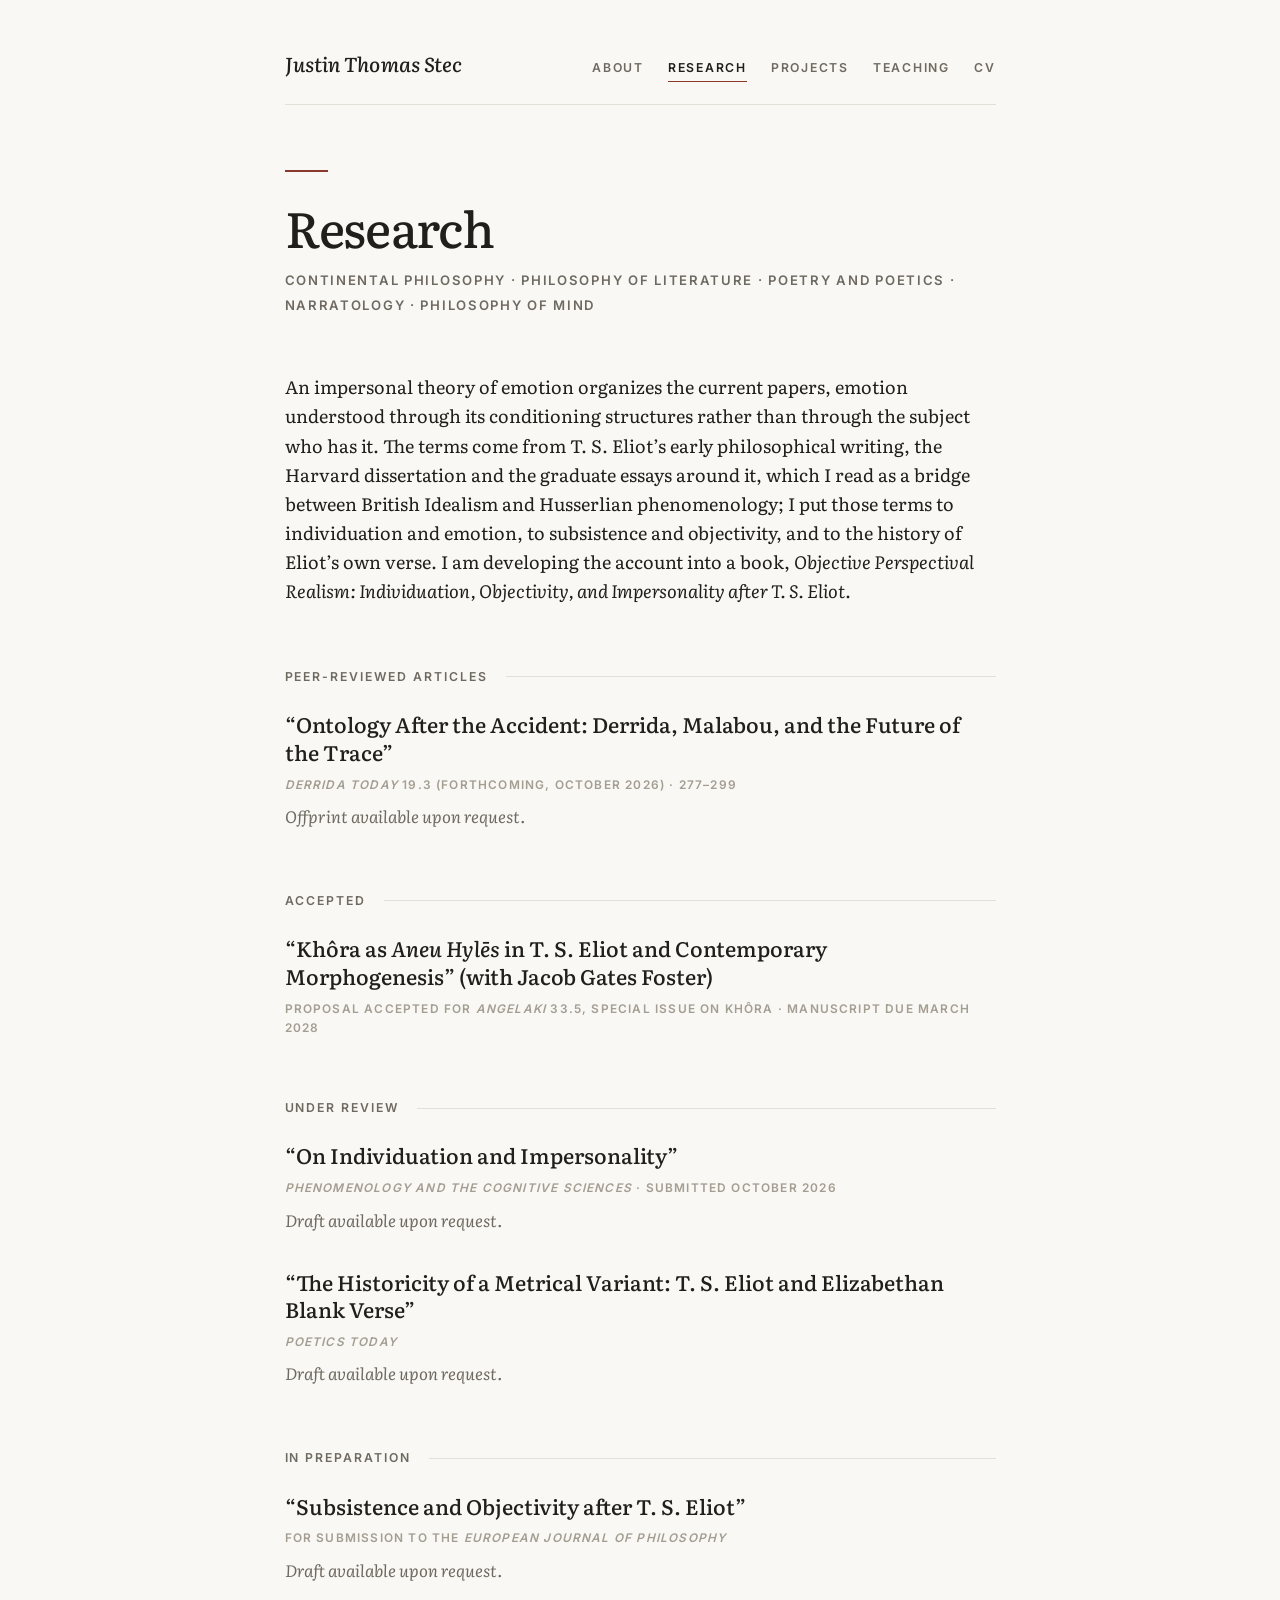
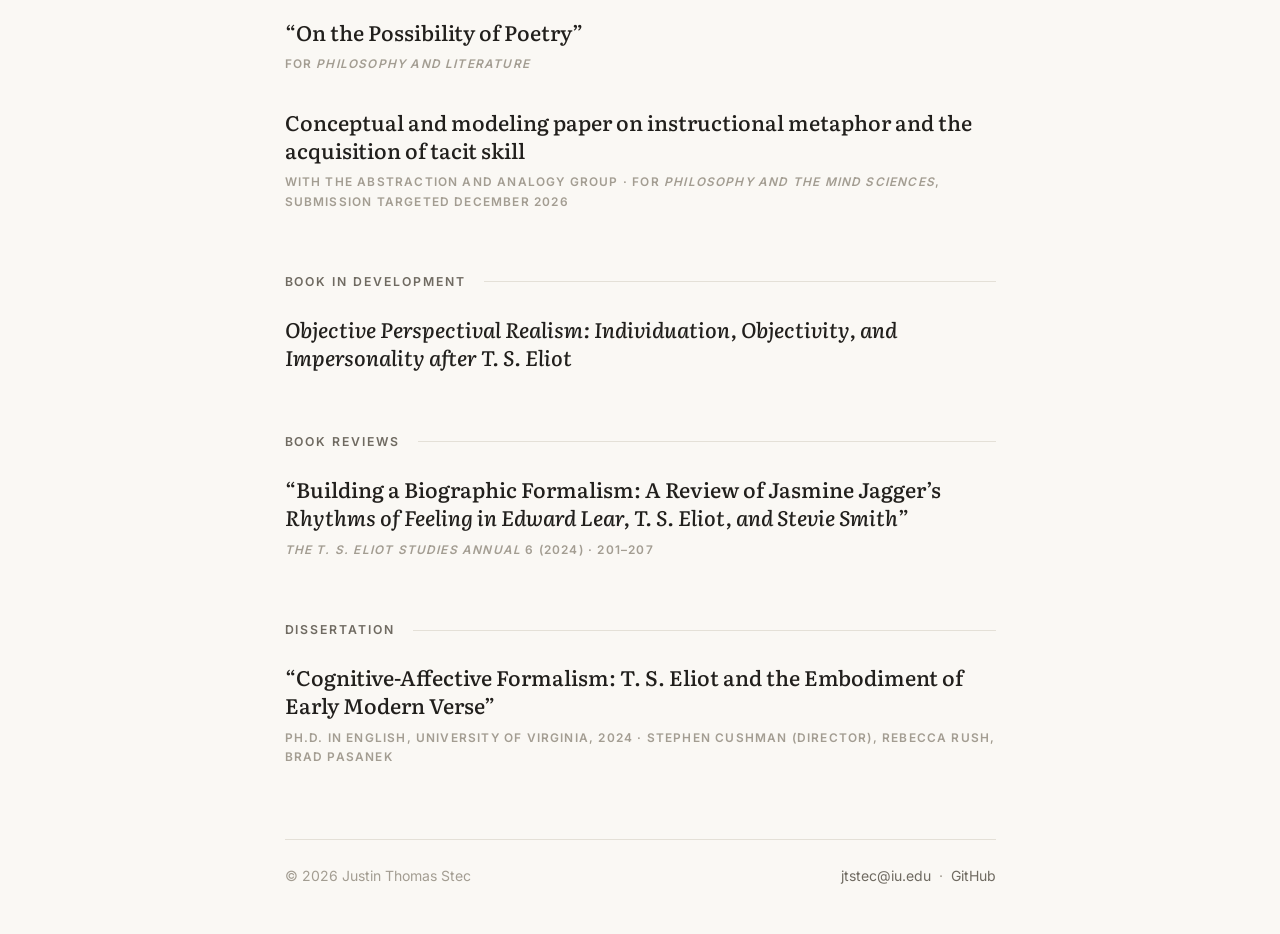
<file: research.html>
<!DOCTYPE html>
<html lang="en">
<head>
<meta charset="utf-8">
<meta name="viewport" content="width=device-width, initial-scale=1">
<title>Research · Justin Thomas Stec</title>
<meta name="description" content="Publications and papers: Derrida Today, Angelaki, work under review at Phenomenology and the Cognitive Sciences and Poetics Today, and the book in development.">
<link rel="icon" href="favicon.svg" type="image/svg+xml">
<link rel="stylesheet" href="style.css">
</head>
<body>

<header class="site-header">
  <a class="wordmark" href="index.html">Justin Thomas Stec</a>
  <nav class="site-nav">
    <a href="index.html">About</a>
    <a href="research.html" aria-current="page">Research</a>
    <a href="projects.html">Projects</a>
    <a href="teaching.html">Teaching</a>
    <a href="cv.html">CV</a>
  </nav>
</header>

<main>

<div class="h-rule"></div>
<h1>Research</h1>
<p class="subtitle">Continental philosophy &middot; philosophy of literature &middot; poetry and poetics &middot; narratology &middot; philosophy of mind</p>

<p>An impersonal theory of emotion organizes the current papers, emotion understood through its conditioning structures rather than through the subject who has it. The terms come from T.&nbsp;S. Eliot&rsquo;s early philosophical writing, the Harvard dissertation and the graduate essays around it, which I read as a bridge between British Idealism and Husserlian phenomenology; I put those terms to individuation and emotion, to subsistence and objectivity, and to the history of Eliot&rsquo;s own verse. I am developing the account into a book, <em>Objective Perspectival Realism: Individuation, Objectivity, and Impersonality after T.&nbsp;S. Eliot</em>.</p>

<h2 class="label">Peer-reviewed articles</h2>

<div class="entry" id="ontology-after-the-accident">
  <p class="entry-title">&ldquo;Ontology After the Accident: Derrida, Malabou, and the Future of the Trace&rdquo;</p>
  <p class="entry-meta"><em>Derrida Today</em> 19.3 (forthcoming, October 2026) &middot; 277&ndash;299</p>
  <p class="note">Offprint available upon request.</p>
</div>

<h2 class="label">Accepted</h2>

<div class="entry" id="khora">
  <p class="entry-title">&ldquo;Kh&ocirc;ra as <em>Aneu Hyl&emacr;s</em> in T.&nbsp;S. Eliot and Contemporary Morphogenesis&rdquo; (with Jacob Gates Foster)</p>
  <p class="entry-meta">Proposal accepted for <em>Angelaki</em> 33.5, special issue on kh&ocirc;ra &middot; manuscript due March 2028</p>
</div>

<h2 class="label">Under review</h2>

<div class="entry" id="individuation-impersonality">
  <p class="entry-title">&ldquo;On Individuation and Impersonality&rdquo;</p>
  <p class="entry-meta"><em>Phenomenology and the Cognitive Sciences</em> &middot; submitted October 2026</p>
  <p class="note">Draft available upon request.</p>
</div>

<div class="entry" id="metrical-variant">
  <p class="entry-title">&ldquo;The Historicity of a Metrical Variant: T.&nbsp;S. Eliot and Elizabethan Blank Verse&rdquo;</p>
  <p class="entry-meta"><em>Poetics Today</em></p>
  <p class="note">Draft available upon request.</p>
</div>

<h2 class="label">In preparation</h2>

<div class="entry" id="subsistence-objectivity">
  <p class="entry-title">&ldquo;Subsistence and Objectivity after T.&nbsp;S. Eliot&rdquo;</p>
  <p class="entry-meta">For submission to the <em>European Journal of Philosophy</em></p>
  <p class="note">Draft available upon request.</p>
</div>

<div class="entry">
  <p class="entry-title">&ldquo;On the Possibility of Poetry&rdquo;</p>
  <p class="entry-meta">For <em>Philosophy and Literature</em></p>
</div>

<div class="entry">
  <p class="entry-title">Conceptual and modeling paper on instructional metaphor and the acquisition of tacit skill</p>
  <p class="entry-meta">With the Abstraction and Analogy Group &middot; for <em>Philosophy and the Mind Sciences</em>, submission targeted December 2026</p>
</div>

<h2 class="label">Book in development</h2>

<div class="entry" id="book">
  <p class="entry-title"><em>Objective Perspectival Realism: Individuation, Objectivity, and Impersonality after T.&nbsp;S. Eliot</em></p>
</div>

<h2 class="label">Book reviews</h2>

<div class="entry">
  <p class="entry-title">&ldquo;Building a Biographic Formalism: A Review of Jasmine Jagger&rsquo;s <em>Rhythms of Feeling in Edward Lear, T.&nbsp;S. Eliot, and Stevie Smith</em>&rdquo;</p>
  <p class="entry-meta"><em>The T.&nbsp;S. Eliot Studies Annual</em> 6 (2024) &middot; 201&ndash;207</p>
</div>

<h2 class="label">Dissertation</h2>

<div class="entry">
  <p class="entry-title">&ldquo;Cognitive-Affective Formalism: T.&nbsp;S. Eliot and the Embodiment of Early Modern Verse&rdquo;</p>
  <p class="entry-meta">Ph.D. in English, University of Virginia, 2024 &middot; Stephen Cushman (director), Rebecca Rush, Brad Pasanek</p>
</div>

</main>

<footer class="site-footer">
  <span>&copy; 2026 Justin Thomas Stec</span>
  <span><a href="mailto:jtstec@iu.edu">jtstec@iu.edu</a> &nbsp;&middot;&nbsp; <a href="https://github.com/JustinStec">GitHub</a></span>
</footer>

</body>
</html>
</file>
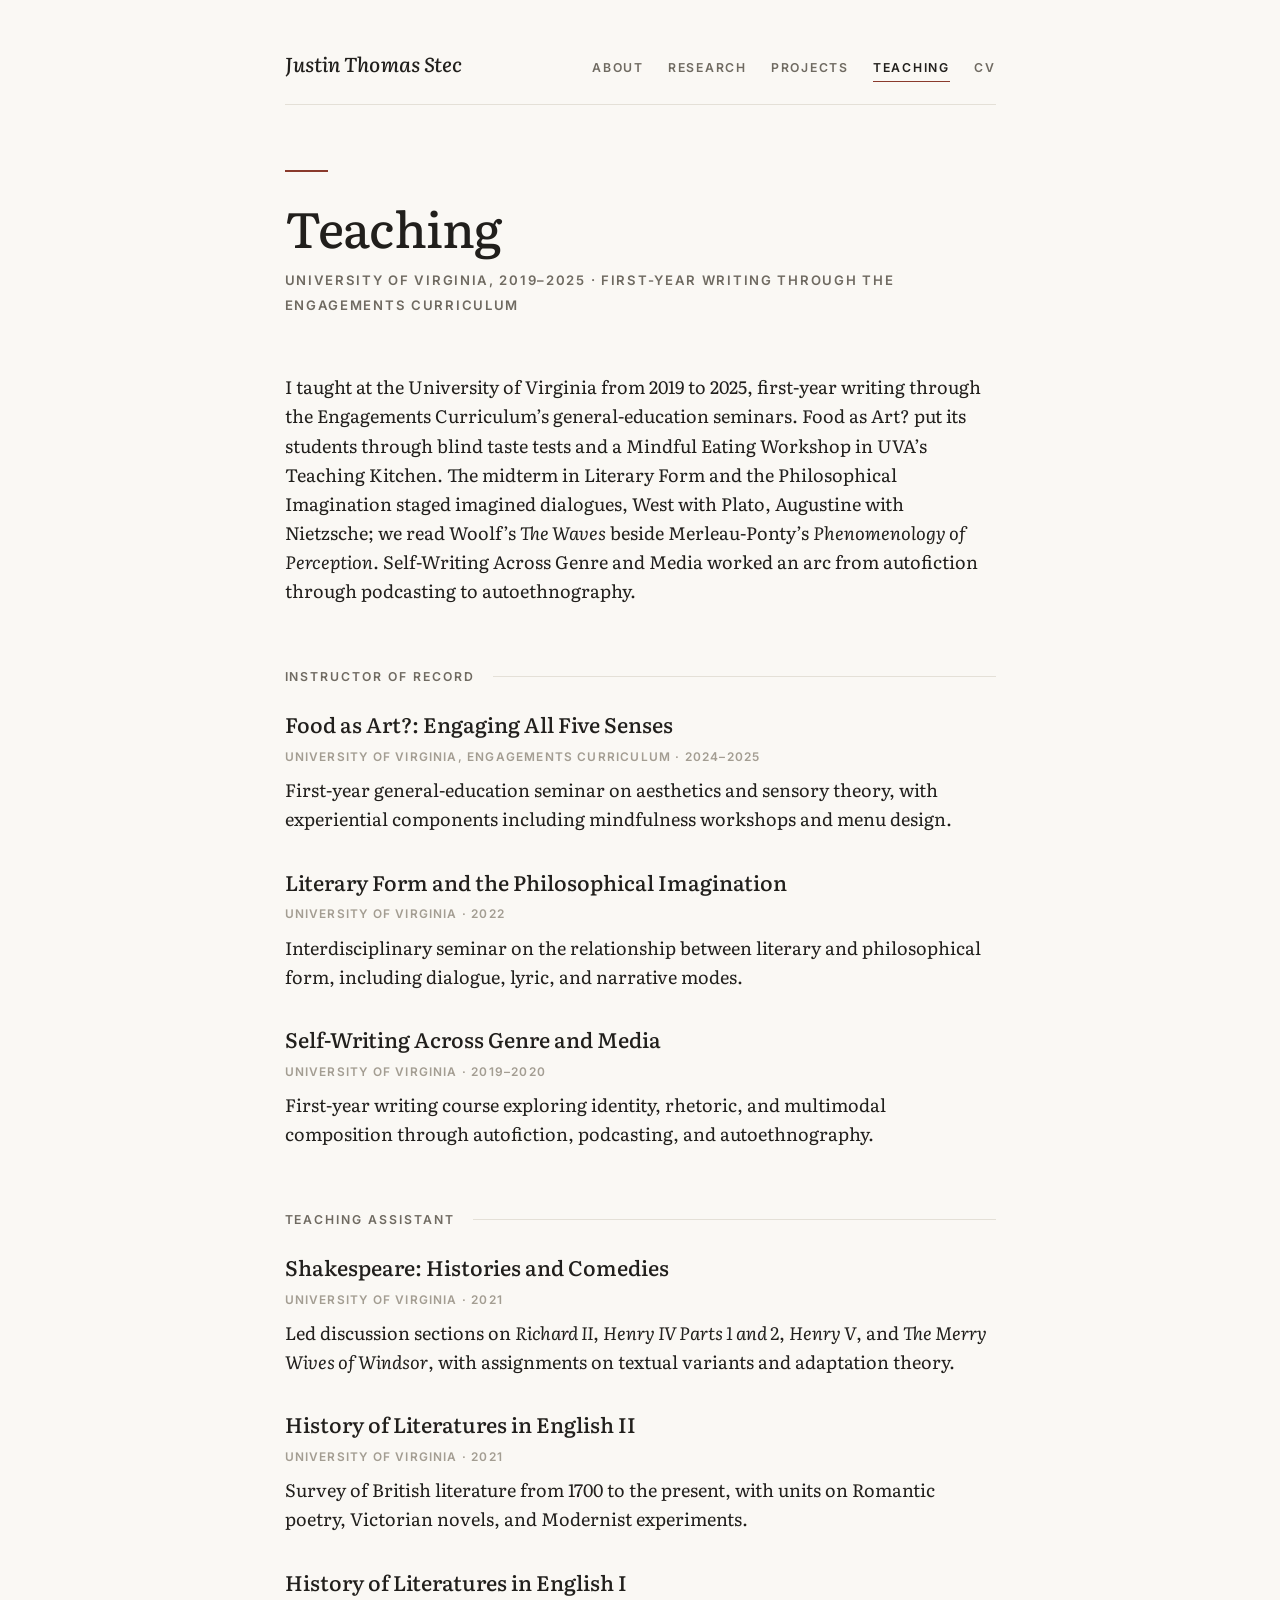
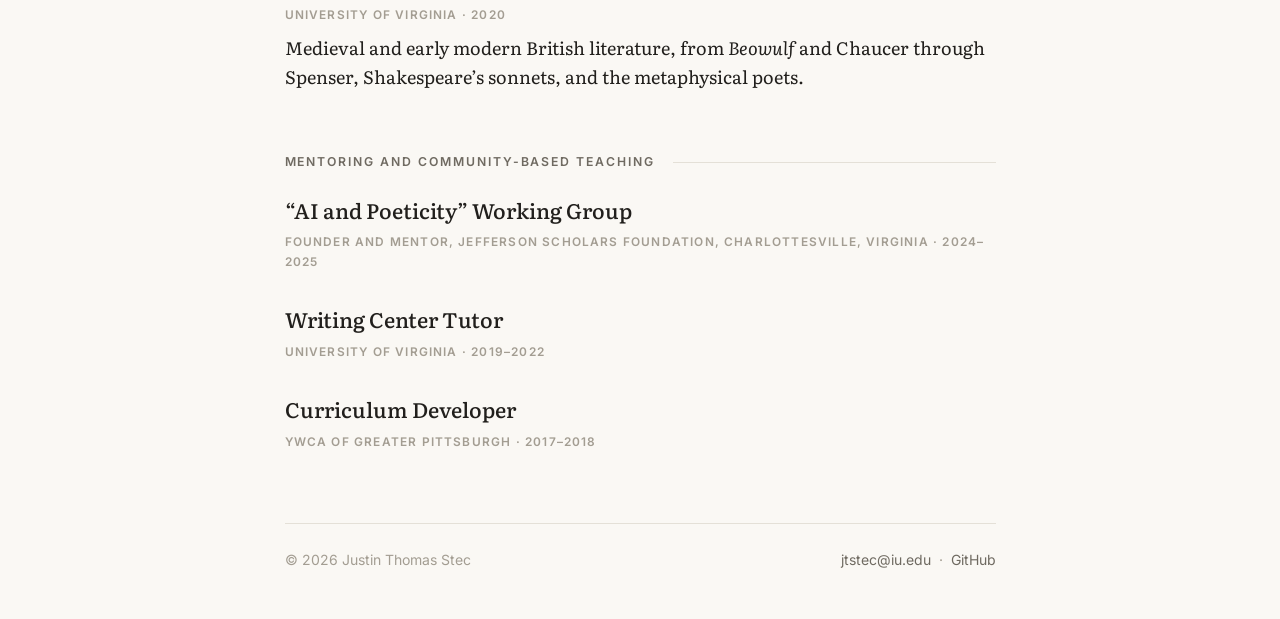
<file: teaching.html>
<!DOCTYPE html>
<html lang="en">
<head>
<meta charset="utf-8">
<meta name="viewport" content="width=device-width, initial-scale=1">
<title>Teaching · Justin Thomas Stec</title>
<meta name="description" content="Courses taught at the University of Virginia: Food as Art?, Literary Form and the Philosophical Imagination, Self-Writing Across Genre and Media, and teaching assistantships in Shakespeare and the history of literatures in English.">
<link rel="icon" href="favicon.svg" type="image/svg+xml">
<link rel="stylesheet" href="style.css">
</head>
<body>

<header class="site-header">
  <a class="wordmark" href="index.html">Justin Thomas Stec</a>
  <nav class="site-nav">
    <a href="index.html">About</a>
    <a href="research.html">Research</a>
    <a href="projects.html">Projects</a>
    <a href="teaching.html" aria-current="page">Teaching</a>
    <a href="cv.html">CV</a>
  </nav>
</header>

<main>

<div class="h-rule"></div>
<h1>Teaching</h1>
<p class="subtitle">University of Virginia, 2019&ndash;2025 &middot; first-year writing through the Engagements Curriculum</p>

<p>I taught at the University of Virginia from 2019 to 2025, first-year writing through the Engagements Curriculum&rsquo;s general-education seminars. Food as Art? put its students through blind taste tests and a Mindful Eating Workshop in UVA&rsquo;s Teaching Kitchen. The midterm in Literary Form and the Philosophical Imagination staged imagined dialogues, West with Plato, Augustine with Nietzsche; we read Woolf&rsquo;s <em>The Waves</em> beside Merleau-Ponty&rsquo;s <em>Phenomenology of Perception</em>. Self-Writing Across Genre and Media worked an arc from autofiction through podcasting to autoethnography.</p>

<h2 class="label">Instructor of record</h2>

<div class="entry">
  <p class="entry-title">Food as Art?: Engaging All Five Senses</p>
  <p class="entry-meta">University of Virginia, Engagements Curriculum &middot; 2024&ndash;2025</p>
  <p>First-year general-education seminar on aesthetics and sensory theory, with experiential components including mindfulness workshops and menu design.</p>
</div>

<div class="entry">
  <p class="entry-title">Literary Form and the Philosophical Imagination</p>
  <p class="entry-meta">University of Virginia &middot; 2022</p>
  <p>Interdisciplinary seminar on the relationship between literary and philosophical form, including dialogue, lyric, and narrative modes.</p>
</div>

<div class="entry">
  <p class="entry-title">Self-Writing Across Genre and Media</p>
  <p class="entry-meta">University of Virginia &middot; 2019&ndash;2020</p>
  <p>First-year writing course exploring identity, rhetoric, and multimodal composition through autofiction, podcasting, and autoethnography.</p>
</div>

<h2 class="label">Teaching assistant</h2>

<div class="entry">
  <p class="entry-title">Shakespeare: Histories and Comedies</p>
  <p class="entry-meta">University of Virginia &middot; 2021</p>
  <p>Led discussion sections on <em>Richard II</em>, <em>Henry IV Parts 1 and 2</em>, <em>Henry V</em>, and <em>The Merry Wives of Windsor</em>, with assignments on textual variants and adaptation theory.</p>
</div>

<div class="entry">
  <p class="entry-title">History of Literatures in English II</p>
  <p class="entry-meta">University of Virginia &middot; 2021</p>
  <p>Survey of British literature from 1700 to the present, with units on Romantic poetry, Victorian novels, and Modernist experiments.</p>
</div>

<div class="entry">
  <p class="entry-title">History of Literatures in English I</p>
  <p class="entry-meta">University of Virginia &middot; 2020</p>
  <p>Medieval and early modern British literature, from <em>Beowulf</em> and Chaucer through Spenser, Shakespeare&rsquo;s sonnets, and the metaphysical poets.</p>
</div>

<h2 class="label">Mentoring and community-based teaching</h2>

<div class="entry">
  <p class="entry-title">&ldquo;AI and Poeticity&rdquo; Working Group</p>
  <p class="entry-meta">Founder and mentor, Jefferson Scholars Foundation, Charlottesville, Virginia &middot; 2024&ndash;2025</p>
</div>

<div class="entry">
  <p class="entry-title">Writing Center Tutor</p>
  <p class="entry-meta">University of Virginia &middot; 2019&ndash;2022</p>
</div>

<div class="entry">
  <p class="entry-title">Curriculum Developer</p>
  <p class="entry-meta">YWCA of Greater Pittsburgh &middot; 2017&ndash;2018</p>
</div>

</main>

<footer class="site-footer">
  <span>&copy; 2026 Justin Thomas Stec</span>
  <span><a href="mailto:jtstec@iu.edu">jtstec@iu.edu</a> &nbsp;&middot;&nbsp; <a href="https://github.com/JustinStec">GitHub</a></span>
</footer>

</body>
</html>
</file>
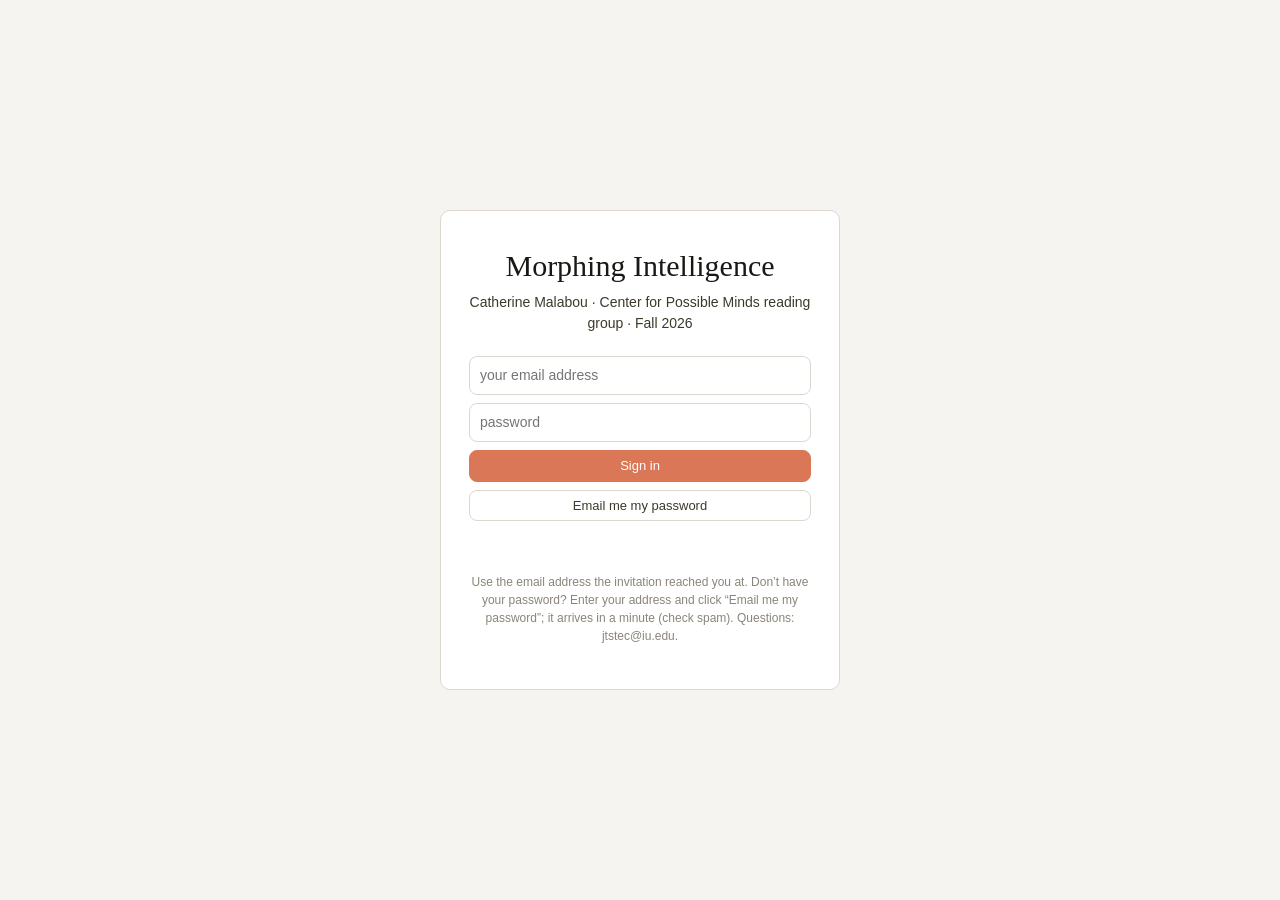
<file: morphing-intelligence/read.html>
<!DOCTYPE html>
<html lang="en">
<head>
<meta charset="UTF-8">
<meta name="viewport" content="width=device-width, initial-scale=1.0">
<meta name="robots" content="noindex, nofollow">
<title>Reading — Morphing Intelligence</title>
<link rel="stylesheet" href="libs/pdf_viewer.min.css">
<link rel="stylesheet" href="app.css?v=8">
<script src="libs/pdf.min.js"></script>
<script src="libs/supabase.min.js"></script>
</head>
<body>

<div class="gate" id="gate">
  <div class="gate-box">
    <h1>Morphing Intelligence</h1>
    <div class="sub">Catherine Malabou · Center for Possible Minds reading group · Fall 2026</div>
    <div class="row" id="pwStep">
      <input type="email" id="gateEmail" placeholder="your email address" autocomplete="email" onkeydown="if(event.key==='Enter')signIn()">
      <input type="password" id="gatePw" placeholder="password" autocomplete="current-password" onkeydown="if(event.key==='Enter')signIn()">
      <button class="btn acc" onclick="signIn()">Sign in</button>
      <button class="btn" onclick="emailPassword()">Email me my password</button>
    </div>
    <div class="gate-msg" id="gateMsg"></div>
    <p class="fine">Use the email address the invitation reached you at. Don’t have your password? Enter your address and click “Email me my password”; it arrives in a minute (check spam). Questions: jtstec@iu.edu.</p>
  </div>
</div>

<header class="app">
  <h1><a href="index.html">Morphing Intelligence</a> <span id="weekLabel"></span></h1>
  <div class="who"><span id="whoName"></span><button onclick="signOut()">Sign out</button></div>
</header>

<main class="reader">
  <div class="bar">
    <a class="btn sm" href="index.html">← All readings</a>
    <b id="rTitle">Loading…</b>
    <span class="pg" id="rPage"></span>
    <button class="btn sm" onclick="zoom(-0.2)">−</button>
    <button class="btn sm" onclick="zoom(0.2)">+</button>
    <button class="btn sm" id="dlBtn" onclick="downloadCurrent()">⬇ Download PDF</button>
  </div>
  <div class="stage">
    <div class="pdf" id="pdf"><div class="pdf-empty">Loading…</div></div>
    <aside class="ann">
      <h3><span>Annotations <span id="annCount"></span></span><label><input type="checkbox" id="pageOnly" onchange="renderAnnotations()"> this page only</label></h3>
      <div class="form" id="form" hidden>
        <div class="q" id="formQuote"></div>
        <textarea id="formText" placeholder="Your note (leave empty for a plain highlight)"></textarea>
        <div class="row">
          <label><input type="checkbox" id="formPrivate"> Keep private</label>
          <button class="btn sm" onclick="cancelForm()">Cancel</button>
          <button class="btn sm acc" onclick="saveAnnotation()">Save</button>
        </div>
      </div>
      <div id="annList"><div class="empty">Select a passage in the reading to highlight it and add a note.</div></div>
    </aside>
  </div>
</main>

<div class="pop" id="pop"><button onclick="startAnnotation()">Highlight &amp; note</button></div>
<div class="toast" id="toast"></div>

<script src="app.js?v=8"></script>
<script>
pdfjsLib.GlobalWorkerOptions.workerSrc = 'libs/pdf.worker.min.js';
let current = null, pdfDoc = null, scale = 1, annotations = [];
let sel = {text:'', page:null}, editingId = null, subscribed = false;

function onSignedIn(){
  const id = location.hash.replace('#','');
  if (!FILES[id]) { location.href = 'index.html'; return; }
  if (!subscribed){ subscribed = true; db.channel('mi-annotations').on('postgres_changes', { event:'*', schema:'public', table:'group_annotations' }, () => { if (current) loadAnnotations(); }).subscribe(); }
  openReading(id);
}
window.addEventListener('hashchange', ()=>{ const h=location.hash.replace('#',''); if (user && FILES[h] && h!==current) openReading(h); });

async function openReading(id){
  const f = FILES[id]; current = id; markSeen(id);
  document.title = f.title + ' — Morphing Intelligence';
  $('weekLabel').textContent = f.week.n ? `Week ${f.week.n} · ${f.week.date}` : f.week.date;
  $('rTitle').textContent = f.title; $('rPage').textContent='';
  $('pdf').innerHTML = '<div class="pdf-empty">Loading…</div>';
  cancelForm(); await loadAnnotations();
  try {
    const url = await signedUrl(f.path, 3600);
    pdfDoc = await pdfjsLib.getDocument({ url }).promise;
    scale = 1; await renderPages();
  } catch (e) {
    console.warn(e);
    $('pdf').innerHTML = '<div class="pdf-empty">This file is not available yet.<br><small>'+esc(e.message||'')+'</small></div>';
  }
}
async function renderPages(){
  const host = $('pdf'); host.innerHTML='';
  for (let n=1;n<=pdfDoc.numPages;n++){
    const c = document.createElement('div'); c.className='pdf-page-container'; c.id='pc-'+n; c.dataset.page=n;
    c.innerHTML = `<canvas id="cv-${n}"></canvas><div class="textLayer" id="tl-${n}"></div>`; host.appendChild(c);
  }
  $('rPage').textContent = '1 of ' + pdfDoc.numPages;
  for (let n=1;n<=pdfDoc.numPages;n++) await renderPage(n);
  host.onscroll = trackPage; applyHighlights();
}
async function renderPage(n){
  const page = await pdfDoc.getPage(n), host=$('pdf');
  const avail = Math.min(host.clientWidth-40, 900);
  const base = page.getViewport({scale:1}); const s = (avail/base.width)*scale;
  const vp = page.getViewport({scale:s}); const cv=$('cv-'+n); const ctx=cv.getContext('2d');
  const dpr = window.devicePixelRatio||1; cv.width=vp.width*dpr; cv.height=vp.height*dpr; cv.style.width=vp.width+'px'; cv.style.height=vp.height+'px';
  const pc = cv.parentElement; pc.style.width=vp.width+'px'; pc.style.height=vp.height+'px';
  await page.render({canvasContext:ctx, viewport:vp, transform:[dpr,0,0,dpr,0,0]}).promise;
  const tl=$('tl-'+n); tl.innerHTML=''; tl.style.setProperty('--scale-factor', s);
  const tc = await page.getTextContent();
  await pdfjsLib.renderTextLayer({ textContent:tc, container:tl, viewport:vp, textDivs:[] }).promise;
}
function zoom(d){ if(!pdfDoc) return; scale = Math.max(.6, Math.min(2.4, scale+d)); renderPages(); }
function trackPage(){
  const host=$('pdf'), top=host.getBoundingClientRect().top + host.clientHeight/3; let best=1, dist=1e9;
  document.querySelectorAll('.pdf-page-container').forEach(pc=>{ const r=pc.getBoundingClientRect(); const d=Math.abs((r.top+r.height/2)-top); if(d<dist){dist=d;best=+pc.dataset.page;} });
  if (pdfDoc) $('rPage').textContent = best + ' of ' + pdfDoc.numPages;
  if ($('pageOnly').checked) renderAnnotations();
}
function currentPage(){ return parseInt(($('rPage').textContent||'1').split(' ')[0])||1; }
function goToPage(n){ const pc=$('pc-'+n); if(pc) pc.scrollIntoView({behavior:'smooth', block:'start'}); }
async function downloadCurrent(){
  const f = FILES[current]; if (!f) return;
  try { const url = await signedUrl(f.path, 3600); const a=document.createElement('a'); a.href=url; a.download=f.path; a.target='_blank'; document.body.appendChild(a); a.click(); a.remove(); }
  catch(e){ toast('Download failed: '+e.message); }
}

/* selection → highlight */
document.addEventListener('mouseup', e => setTimeout(()=>{
  const pop=$('pop'); const s=window.getSelection(); const text=s.toString().replace(/\s+/g,' ').trim();
  const inPdf = e.target.closest && e.target.closest('.pdf');
  if (text.length>3 && current && inPdf){
    sel.text=text; const pc=e.target.closest('.pdf-page-container'); sel.page = pc? +pc.dataset.page : currentPage();
    pop.style.left=(e.pageX)+'px'; pop.style.top=(e.pageY+8)+'px'; pop.style.display='block';
  }
},10));
document.addEventListener('mousedown', e => { if (!e.target.closest('.pop')) $('pop').style.display='none'; });
function startAnnotation(){ editingId=null; $('pop').style.display='none'; $('formQuote').textContent='“'+sel.text+'”'; $('formText').value=''; $('formPrivate').checked=false; $('form').hidden=false; $('formText').focus(); }
function cancelForm(){ $('form').hidden=true; editingId=null; }
function editAnnotation(id){ const a=annotations.find(x=>x.id===id); if(!a) return; editingId=id; sel={text:a.quote,page:a.page_num}; $('formQuote').textContent='“'+a.quote+'”'; $('formText').value=a.comment||''; $('formPrivate').checked=!a.shared; $('form').hidden=false; $('formText').focus(); }

/* annotations */
async function loadAnnotations(){
  const { data, error } = await db.from('group_annotations').select('*').eq('group_slug', GROUP).eq('reading_id', current).order('created_at', {ascending:false});
  if (error) { console.warn(error); toast('Could not load annotations'); annotations=[]; } else annotations = data||[];
  renderAnnotations(); applyHighlights();
}
async function saveAnnotation(){
  const comment=curl($('formText').value.trim()), shared=!$('formPrivate').checked;
  if (editingId){
    const { error } = await db.from('group_annotations').update({ comment, shared, updated_at:new Date().toISOString() }).eq('id', editingId);
    if (error) return toast('Save failed: '+error.message);
  } else {
    const row = { group_slug:GROUP, reading_id:current, quote:sel.text, page_num:sel.page, comment, shared, user_id:user.id, author_email:user.email, author_name:displayName };
    const { error } = await db.from('group_annotations').insert([row]);
    if (error) return toast('Save failed: '+error.message);
  }
  cancelForm(); await loadAnnotations(); toast(shared?'Saved':'Saved (private)');
}
async function deleteAnnotation(id){
  const { error } = await db.from('group_annotations').delete().eq('id', id);
  if (error) return toast('Delete failed: '+error.message);
  await loadAnnotations();
}
async function saveReply(id){
  const ta=$('reply-'+id); const text=curl((ta.value||'').trim()); if(!text) return;
  const a=annotations.find(x=>x.id===id); const replies=[...(a.replies||[]), {id:Date.now().toString(), comment:text, author_email:user.email, author_name:displayName, created_at:new Date().toISOString()}];
  const { error } = await db.from('group_annotations').update({ replies }).eq('id', id);
  if (error) return toast('Reply failed: '+error.message);
  await loadAnnotations();
}
function toggleReply(id){ const r=$('replybox-'+id); r.hidden=!r.hidden; if(!r.hidden) $('reply-'+id).focus(); }
function renderAnnotations(){
  let items = annotations.slice();
  if ($('pageOnly').checked){ const p=currentPage(); items=items.filter(a=>a.page_num===p); }
  $('annCount').textContent = items.length? '('+items.length+')':'';
  if (!items.length){ $('annList').innerHTML='<div class="empty">'+(annotations.length?'No annotations on this page.':'Select a passage in the reading to highlight it and add a note.')+'</div>'; return; }
  const dt = d => new Date(d).toLocaleDateString(undefined,{month:'short',day:'numeric'});
  $('annList').innerHTML = items.map(a=>{
    const mine = a.user_id===user.id;
    return `<div class="card ${mine?'mine':''}">
      <div class="who">${esc(a.author_name||a.author_email)}<small>${dt(a.created_at)}${a.page_num?' · p. '+a.page_num:''}</small>${a.shared?'':'<span class="priv">private</span>'}</div>
      <div class="q" onclick="goToPage(${a.page_num||1})">“${esc(a.quote)}”</div>
      ${a.comment?`<div class="r">${esc(a.comment)}</div>`:''}
      ${(a.replies||[]).map(r=>`<div class="reply"><div class="who">${esc(r.author_name||r.author_email)}<small>${dt(r.created_at)}</small></div><div class="r">${esc(r.comment)}</div></div>`).join('')}
      <div class="acts">${a.shared?`<button onclick="toggleReply('${a.id}')">Reply</button>`:''}${mine?`<button onclick="editAnnotation('${a.id}')">Edit</button><button onclick="deleteAnnotation('${a.id}')">Delete</button>`:''}</div>
      <div id="replybox-${a.id}" hidden style="margin-top:6px"><textarea id="reply-${a.id}"></textarea><div style="text-align:right;margin-top:4px"><button class="btn sm acc" onclick="saveReply('${a.id}')">Reply</button></div></div>
    </div>`;
  }).join('');
}
function norm(s){ return (s||'').toLowerCase().replace(/[^a-z0-9]+/g,' ').trim(); }
function applyHighlights(){
  document.querySelectorAll('.textLayer span.hl').forEach(s=>s.classList.remove('hl','mine'));
  for (const a of annotations){
    if (!a.page_num || !a.quote) continue;
    const tl=$('tl-'+a.page_num); if(!tl) continue;
    const q=norm(a.quote); if (q.length<4) continue;
    const spans=[...tl.querySelectorAll('span')];
    outer: for (let i=0;i<spans.length;i++){
      let acc='';
      for (let j=i;j<spans.length && j<i+80;j++){
        acc = (acc+' '+norm(spans[j].textContent)).trim();
        if (acc.includes(q)){ for(let k=i;k<=j;k++){ spans[k].classList.add('hl'); if(a.user_id===user.id) spans[k].classList.add('mine'); } break outer; }
        if (!q.startsWith(acc.slice(0, Math.min(acc.length, q.length)))) break;
      }
    }
  }
}
</script>
</body>
</html>
</file>
<file: style.css>
/* Justin Thomas Stec — justinstec.github.io */

/* ---------- Fonts ---------- */

@font-face {
  font-family: 'Literata';
  font-style: normal;
  font-display: swap;
  font-weight: 200 900;
  src: url(assets/fonts/literata-latin-wght-normal.woff2) format('woff2-variations');
  unicode-range: U+0000-00FF,U+0131,U+0152-0153,U+02BB-02BC,U+02C6,U+02DA,U+02DC,U+0304,U+0308,U+0329,U+2000-206F,U+20AC,U+2122,U+2191,U+2193,U+2212,U+2215,U+FEFF,U+FFFD;
}
@font-face {
  font-family: 'Literata';
  font-style: italic;
  font-display: swap;
  font-weight: 200 900;
  src: url(assets/fonts/literata-latin-wght-italic.woff2) format('woff2-variations');
  unicode-range: U+0000-00FF,U+0131,U+0152-0153,U+02BB-02BC,U+02C6,U+02DA,U+02DC,U+0304,U+0308,U+0329,U+2000-206F,U+20AC,U+2122,U+2191,U+2193,U+2212,U+2215,U+FEFF,U+FFFD;
}
@font-face {
  font-family: 'Literata';
  font-style: normal;
  font-display: swap;
  font-weight: 200 900;
  src: url(assets/fonts/literata-latin-ext-wght-normal.woff2) format('woff2-variations');
  unicode-range: U+0100-02BA,U+02BD-02C5,U+02C7-02CC,U+02CE-02D7,U+02DD-02FF,U+1D00-1DBF,U+1E00-1E9F,U+1EF2-1EFF,U+2020,U+20A0-20AB,U+20AD-20C0,U+2113,U+2C60-2C7F,U+A720-A7FF;
}
@font-face {
  font-family: 'Literata';
  font-style: italic;
  font-display: swap;
  font-weight: 200 900;
  src: url(assets/fonts/literata-latin-ext-wght-italic.woff2) format('woff2-variations');
  unicode-range: U+0100-02BA,U+02BD-02C5,U+02C7-02CC,U+02CE-02D7,U+02DD-02FF,U+1D00-1DBF,U+1E00-1E9F,U+1EF2-1EFF,U+2020,U+20A0-20AB,U+20AD-20C0,U+2113,U+2C60-2C7F,U+A720-A7FF;
}
@font-face {
  font-family: 'Inter';
  font-style: normal;
  font-display: swap;
  font-weight: 400;
  src: url(assets/fonts/inter-latin-400-normal.woff2) format('woff2');
}
@font-face {
  font-family: 'Inter';
  font-style: normal;
  font-display: swap;
  font-weight: 500;
  src: url(assets/fonts/inter-latin-500-normal.woff2) format('woff2');
}
@font-face {
  font-family: 'Inter';
  font-style: normal;
  font-display: swap;
  font-weight: 600;
  src: url(assets/fonts/inter-latin-600-normal.woff2) format('woff2');
}

/* ---------- Palette ---------- */

:root {
  --paper: #faf8f4;
  --ink: #211f1c;
  --muted: #6f6a61;
  --faint: #a39d92;
  --rule: #e4e0d7;
  --accent: #8a3a2c;
  --accent-hover: #6d2c21;
  --serif: 'Literata', 'Iowan Old Style', Georgia, 'Times New Roman', serif;
  --sans: 'Inter', -apple-system, 'Segoe UI', 'Helvetica Neue', sans-serif;
}

@media (prefers-color-scheme: dark) {
  :root {
    --paper: #191815;
    --ink: #e6e2da;
    --muted: #9d968a;
    --faint: #847c6f;
    --rule: #33302a;
    --accent: #cf8b77;
    --accent-hover: #e0a794;
  }
}

/* ---------- Base ---------- */

* { box-sizing: border-box; }

html {
  background: var(--paper);
  color: var(--ink);
  font-family: var(--serif);
  font-size: 17px;
  -webkit-text-size-adjust: 100%;
}

body {
  margin: 0 auto;
  padding: 0 1.5rem;
  max-width: 42.5rem;
  line-height: 1.62;
  font-weight: 400;
}

@media (min-width: 700px) {
  html { font-size: 18px; }
}

/* ---------- Header / nav ---------- */

.site-header {
  display: flex;
  flex-wrap: wrap;
  align-items: baseline;
  justify-content: space-between;
  gap: 0.5rem 1.5rem;
  padding: 2.6rem 0 1.2rem;
  border-bottom: 1px solid var(--rule);
  margin-bottom: 3.6rem;
}

.wordmark {
  font-family: var(--serif);
  font-style: italic;
  font-size: 1.12rem;
  font-weight: 500;
  letter-spacing: 0.005em;
  color: var(--ink);
  text-decoration: none;
  white-space: nowrap;
}
.wordmark:hover { color: var(--accent); }

.site-nav {
  display: flex;
  gap: 1.35rem;
  font-family: var(--sans);
  font-size: 0.68rem;
  font-weight: 600;
  letter-spacing: 0.14em;
  text-transform: uppercase;
}

.site-nav a {
  color: var(--muted);
  text-decoration: none;
  padding-bottom: 0.2rem;
}
.site-nav a:hover { color: var(--accent); }
.site-nav a[aria-current='page'] {
  color: var(--ink);
  border-bottom: 1.5px solid var(--accent);
}

/* ---------- Typography ---------- */

.h-rule {
  width: 2.4rem;
  height: 2px;
  background: var(--accent);
  border: none;
  margin: 0 0 1.5rem;
}

h1 {
  font-size: clamp(2.1rem, 5.5vw, 2.75rem);
  font-weight: 460;
  line-height: 1.12;
  letter-spacing: -0.015em;
  margin: 0 0 0.8rem;
}

.subtitle {
  font-family: var(--sans);
  font-size: 0.73rem;
  font-weight: 600;
  letter-spacing: 0.13em;
  text-transform: uppercase;
  color: var(--muted);
  margin: 0 0 3rem;
  line-height: 1.9;
}
.subtitle a { color: var(--muted); }
.subtitle a:hover { color: var(--accent); }
.subtitle .nocase { text-transform: none; letter-spacing: 0.02em; }

h2.label {
  display: flex;
  align-items: center;
  gap: 1rem;
  font-family: var(--sans);
  font-size: 0.68rem;
  font-weight: 600;
  letter-spacing: 0.16em;
  text-transform: uppercase;
  color: var(--muted);
  margin: 3.4rem 0 1.3rem;
  border: none;
  padding: 0;
}
h2.label::after {
  content: '';
  flex: 1;
  height: 1px;
  background: var(--rule);
}

p { margin: 0 0 1.15rem; }

a {
  color: var(--accent);
  text-decoration: underline;
  text-decoration-thickness: 1px;
  text-underline-offset: 0.16em;
  text-decoration-color: color-mix(in srgb, var(--accent) 45%, transparent);
}
a:hover {
  color: var(--accent-hover);
  text-decoration-color: currentColor;
}

em, i { font-style: italic; }

::selection { background: color-mix(in srgb, var(--accent) 22%, transparent); }

/* ---------- Entries (research, projects, teaching) ---------- */

.entry { margin-bottom: 1.9rem; }

.entry-title {
  font-size: 1.17rem;
  font-weight: 500;
  line-height: 1.32;
  margin: 0 0 0.2rem;
}

.entry-meta {
  font-family: var(--sans);
  font-size: 0.66rem;
  font-weight: 600;
  letter-spacing: 0.1em;
  text-transform: uppercase;
  color: var(--faint);
  margin: 0 0 0.5rem;
}

.entry p { margin: 0 0 0.5rem; }

.entry-links {
  font-family: var(--sans);
  font-size: 0.78rem;
  font-weight: 500;
}
.entry-links a { margin-right: 1rem; }

.note {
  font-size: 0.92rem;
  color: var(--muted);
  font-style: italic;
}

/* ---------- Home ---------- */

.lede { font-size: 1.06rem; }

ul.plain {
  list-style: none;
  padding: 0;
  margin: 0 0 1.15rem;
}
ul.plain li {
  padding: 0.55rem 0;
  border-bottom: 1px solid var(--rule);
}
ul.plain li:last-child { border-bottom: none; }

/* ---------- Selected-work cards (home) ---------- */

.cards {
  display: grid;
  grid-template-columns: repeat(auto-fill, minmax(16.5rem, 1fr));
  gap: 0 2.4rem;
  margin: 0 0 1.15rem;
}

a.card {
  display: block;
  border-top: 1px solid var(--rule);
  padding: 1rem 0 1.5rem;
  text-decoration: none;
  color: inherit;
  transition: border-color 140ms ease;
}
a.card:hover { border-top-color: var(--accent); }

.card .kicker {
  font-family: var(--sans);
  font-size: 0.62rem;
  font-weight: 600;
  letter-spacing: 0.13em;
  text-transform: uppercase;
  color: var(--faint);
  margin: 0 0 0.5rem;
}

.card .card-title {
  font-size: 1.13rem;
  font-weight: 500;
  line-height: 1.28;
  margin: 0 0 0.35rem;
}
a.card:hover .card-title { color: var(--accent); }

.card .card-line {
  font-size: 0.92rem;
  color: var(--muted);
  line-height: 1.5;
  margin: 0;
}

/* ---------- CV page ---------- */

.cv h2.label { margin-top: 2.4rem; }

.cv-item { margin-bottom: 1rem; }
.cv-item p { margin: 0 0 0.25rem; }

.cv-sub {
  color: var(--muted);
  font-size: 0.95rem;
}

ul.cv-list {
  padding-left: 1.1rem;
  margin: 0.3rem 0 1rem;
}
ul.cv-list li { margin-bottom: 0.45rem; }

/* ---------- Footer ---------- */

.site-footer {
  margin-top: 4rem;
  padding: 1.4rem 0 2.6rem;
  border-top: 1px solid var(--rule);
  font-family: var(--sans);
  font-size: 0.78rem;
  color: var(--faint);
  display: flex;
  flex-wrap: wrap;
  gap: 0.4rem 1.4rem;
  justify-content: space-between;
}
.site-footer a { color: var(--muted); text-decoration: none; }
.site-footer a:hover { color: var(--accent); }

/* ---------- Small screens ---------- */

@media (max-width: 480px) {
  .site-header { padding-top: 1.6rem; margin-bottom: 2rem; }
  h1 { font-size: 1.6rem; }
}
</file>
<file: morphing-intelligence/app.css>
:root{
  --bg:#f5f4f0; --panel:#fff; --side:#eae8e4; --hover:#f0ebe3; --line:#dcd8d0;
  --fg:#3d3929; --muted:#8b8579; --bright:#1a1815; --accent:#da7756; --accent-hover:#c4684a;
  --hl:rgba(255,214,102,.45); --hl-mine:rgba(218,119,86,.35); --ok:#4a7c59; --err:#b23a3a;
  --serif:'Palatino Linotype','Book Antiqua',Palatino,Georgia,serif;
  --r:10px; --sans:Inter,-apple-system,BlinkMacSystemFont,'Segoe UI',Roboto,sans-serif;
}
@media (prefers-color-scheme: dark){:root{--bg:#1e1c19;--panel:#262320;--side:#2b2825;--hover:#332f2a;--line:#3d3833;--fg:#d8d2c6;--muted:#9a9388;--bright:#f3eee4;--accent:#e0825f;--accent-hover:#e9966f;--hl:rgba(255,214,102,.35);--hl-mine:rgba(224,130,95,.4);color-scheme:dark}}
*{box-sizing:border-box}
html,body{height:100%;margin:0}
body{background:var(--bg);color:var(--fg);font-family:var(--sans);font-size:14px;line-height:1.5;display:flex;flex-direction:column}
h1,h2,h3{font-family:var(--serif);font-weight:400;color:var(--bright);margin:0}
button{font:inherit;cursor:pointer}
a{color:var(--accent)}
.btn{border:1px solid var(--line);background:var(--panel);color:var(--fg);border-radius:8px;padding:5px 11px;font-size:13px;text-decoration:none;display:inline-block}
.btn:hover{background:var(--hover)}
.btn.acc{background:var(--accent);border-color:var(--accent);color:#fff}
.btn.acc:hover{background:var(--accent-hover)}
.btn.sm{padding:2px 8px;font-size:12px}
.btn:disabled{opacity:.5;cursor:default}
[hidden]{display:none!important}
/* nothing shows until the session check resolves, so the gate never flashes between pages */
body:not(.out) .gate{display:none}
body:not(.in) header.app,body:not(.in) .wrap,body:not(.in) main.reader{visibility:hidden}

/* gate */
.gate{position:fixed;inset:0;background:var(--bg);display:flex;align-items:center;justify-content:center;z-index:100;padding:20px}
.gate-box{max-width:400px;width:100%;text-align:center;background:var(--panel);border:1px solid var(--line);border-radius:var(--r);padding:32px 28px}
.gate-box h1{font-size:30px;margin-bottom:4px}
.gate-box .sub{color:var(--fg);margin-bottom:22px}
.gate-box .row{display:flex;flex-direction:column;gap:8px;margin:14px 0}
.gate-box input{font:inherit;padding:8px 10px;border:1px solid var(--line);border-radius:8px;background:var(--panel);color:var(--fg);width:100%}
.gate-msg{min-height:20px;font-size:13px;margin-top:10px}
.gate-msg.err{color:var(--err)} .gate-msg.ok{color:var(--ok)}
.gate-box .fine{font-size:12px;color:var(--muted);margin-top:18px}

/* header */
header.app{display:flex;align-items:baseline;justify-content:space-between;gap:12px;padding:12px 20px;border-bottom:1px solid var(--line);background:var(--panel);flex-wrap:wrap}
header.app h1{font-size:21px}
header.app h1 a{color:inherit;text-decoration:none}
header.app h1 span{color:var(--fg);font-family:var(--sans);font-size:13px;margin-left:10px}
header.app .who{font-size:12px;color:var(--fg)}
header.app .who span{color:var(--accent);font-weight:500}
header.app .who button{background:none;border:0;color:var(--accent);padding:0 0 0 8px}

/* readings page */
.wrap{flex:1;overflow-y:auto;padding:28px 20px 60px}
.wrap .inner{max-width:720px;margin:0 auto}
.lead{color:var(--fg);font-size:14px;margin-bottom:22px;line-height:1.55}
.wk{display:grid;grid-template-columns:96px 1fr;gap:14px;padding:14px 16px;border:1px solid var(--line);border-radius:var(--r);background:var(--panel);margin-bottom:12px}
.wk.now{border-color:var(--accent)}
.wk .d{font-family:var(--serif);font-size:17px;color:var(--bright);font-variant-numeric:tabular-nums}
.wk .d small{display:block;font-family:var(--sans);font-size:10.5px;color:var(--accent);letter-spacing:.08em;text-transform:uppercase;margin-top:2px}
.wk .t{font-family:var(--serif);font-size:16px;color:var(--bright);margin-bottom:8px}
.wk .opt{font-size:12.5px;color:var(--fg);margin-top:8px}
.wk .f{display:flex;flex-wrap:wrap;gap:8px}
.wk .f a{font-size:12.5px;padding:4px 12px;border:1px solid var(--accent);border-radius:999px;background:var(--panel);color:var(--accent);font-weight:500;text-decoration:none}
.wk .f a:hover{background:var(--accent);color:#fff}
.wk .f a.seen::before{content:"✓ ";color:var(--ok)}
.wk .f .pend{font-size:12.5px;padding:4px 12px;border:1px dashed var(--line);border-radius:999px;color:var(--fg);display:inline-flex;gap:8px;align-items:baseline}
.wk .f .pend small{font-size:10.5px;color:var(--muted);letter-spacing:.06em;text-transform:uppercase}
.break{font-size:12.5px;color:var(--muted);padding:2px 16px 12px}
.admin{font-size:12px;color:var(--muted);margin-top:28px;padding-top:14px;border-top:1px solid var(--line)}

/* reader page */
main.reader{flex:1;min-height:0;display:grid;grid-template-rows:auto 1fr}
.bar{display:flex;align-items:center;gap:8px;padding:8px 14px;border-bottom:1px solid var(--line);background:var(--panel);font-size:12.5px;color:var(--fg);flex-wrap:wrap}
.bar b{color:var(--bright);font-weight:500;margin-right:auto}
.bar .pg{font-variant-numeric:tabular-nums}
.stage{display:grid;grid-template-columns:1fr 320px;min-height:0}
.pdf{overflow:auto;padding:20px;background:var(--side);position:relative}
.pdf-empty{color:var(--muted);text-align:center;padding:60px 20px;font-size:14px}
.pdf-page-container{position:relative;margin:0 auto 16px;box-shadow:0 2px 10px rgba(0,0,0,.14);background:#fff;border-radius:6px;overflow:hidden}
.pdf-page-container canvas{display:block}
.textLayer{position:absolute;inset:0;overflow:hidden;line-height:1;opacity:1}
.textLayer span{color:transparent;position:absolute;white-space:pre;cursor:text;transform-origin:0 0}
.textLayer span.hl{background:var(--hl);border-radius:2px}
.textLayer span.hl.mine{background:var(--hl-mine)}
.textLayer ::selection{background:rgba(218,119,86,.35)}
.ann{border-left:1px solid var(--line);background:var(--panel);overflow-y:auto;padding:14px;min-width:0}
.ann h3{font-family:var(--sans);font-size:11px;letter-spacing:.08em;text-transform:uppercase;color:var(--muted);margin-bottom:8px;display:flex;justify-content:space-between;align-items:center}
.ann h3 label{font-weight:400;text-transform:none;letter-spacing:0;font-size:12px}
.card{border:1px solid var(--line);border-radius:var(--r);padding:9px 10px;margin-bottom:8px;font-size:12.5px}
.card.mine{border-left:3px solid var(--accent)}
.card .who{font-weight:500;color:var(--accent);font-size:12px;display:flex;gap:6px;align-items:baseline}
.card .who small{color:var(--muted);font-weight:400}
.card .who .priv{font-size:10px;border:1px solid var(--line);border-radius:999px;padding:0 6px;color:var(--muted)}
.card .q{color:var(--fg);font-family:var(--serif);font-size:13px;font-style:italic;margin:3px 0;cursor:pointer}
.card .q:hover{color:var(--bright)}
.card .r{margin-top:4px;white-space:pre-wrap;color:var(--bright)}
.card .acts{margin-top:6px;display:flex;gap:10px}
.card .acts button{background:none;border:0;padding:0;color:var(--muted);font-size:11.5px}
.card .acts button:hover{color:var(--accent)}
.card .reply{margin:6px 0 0 10px;padding-left:8px;border-left:2px solid var(--line)}
.card textarea{width:100%;min-height:50px;font:inherit;font-size:12.5px;padding:6px;border:1px solid var(--line);border-radius:8px;background:var(--bg);color:var(--fg)}
.empty{color:var(--muted);font-size:12.5px}
.form{border:1px solid var(--accent);border-radius:var(--r);padding:10px;margin-bottom:10px;background:var(--bg)}
.form .q{font-size:12.5px;color:var(--fg);font-family:var(--serif);font-style:italic;margin-bottom:6px;max-height:70px;overflow:auto}
.form textarea{width:100%;min-height:70px;font:inherit;font-size:13px;padding:7px;border:1px solid var(--line);border-radius:8px;background:var(--panel);color:var(--fg);resize:vertical}
.form .row{display:flex;gap:8px;align-items:center;margin-top:8px;flex-wrap:wrap}
.form .row label{font-size:12px;color:var(--fg);margin-right:auto}
.pop{position:absolute;z-index:50;background:var(--panel);border:1px solid var(--line);border-radius:var(--r);box-shadow:0 3px 12px rgba(0,0,0,.15);padding:4px;display:none}
.pop button{border:0;background:none;padding:5px 10px;font-size:13px;color:var(--fg);border-radius:3px}
.pop button:hover{background:var(--hover)}
.toast{position:fixed;bottom:18px;left:50%;transform:translateX(-50%);background:var(--bright);color:var(--bg);padding:8px 14px;border-radius:var(--r);font-size:13px;opacity:0;transition:opacity .2s;pointer-events:none;z-index:200}
.toast.on{opacity:1}
@media (max-width:820px){.stage{grid-template-columns:1fr}.ann{border-left:0;border-top:1px solid var(--line);max-height:40vh}.wk{grid-template-columns:1fr}}
</file>
<file: morphing-intelligence/libs/pdf_viewer.min.css>
:root{--highlight-bg-color:rgba(180, 0, 170, 1);--highlight-selected-bg-color:rgba(0, 100, 0, 1)}@media screen and (forced-colors:active){:root{--highlight-bg-color:Highlight;--highlight-selected-bg-color:ButtonText}}.textLayer{position:absolute;text-align:initial;inset:0;overflow:hidden;opacity:.25;line-height:1;-webkit-text-size-adjust:none;-moz-text-size-adjust:none;text-size-adjust:none;forced-color-adjust:none;transform-origin:0 0;z-index:2}.textLayer :is(span,br){color:transparent;position:absolute;white-space:pre;cursor:text;transform-origin:0 0}.textLayer span.markedContent{top:0;height:0}.textLayer .highlight{margin:-1px;padding:1px;background-color:var(--highlight-bg-color);border-radius:4px}.textLayer .highlight.appended{position:initial}.textLayer .highlight.begin{border-radius:4px 0 0 4px}.textLayer .highlight.end{border-radius:0 4px 4px 0}.textLayer .highlight.middle{border-radius:0}.textLayer .highlight.selected{background-color:var(--highlight-selected-bg-color)}.textLayer ::-moz-selection{background:#00f;background:AccentColor}.textLayer ::selection{background:#00f;background:AccentColor}.textLayer br::-moz-selection{background:0 0}.textLayer br::selection{background:0 0}.textLayer .endOfContent{display:block;position:absolute;inset:100% 0 0;z-index:-1;cursor:default;-webkit-user-select:none;-moz-user-select:none;user-select:none}.textLayer .endOfContent.active{top:0}:root{--annotation-unfocused-field-background:url("data:image/svg+xml;charset=UTF-8,<svg width='1px' height='1px' xmlns='http://www.w3.org/2000/svg'><rect width='100%' height='100%' style='fill:rgba(0, 54, 255, 0.13);'/></svg>");--input-focus-border-color:Highlight;--input-focus-outline:1px solid Canvas;--input-unfocused-border-color:transparent;--input-disabled-border-color:transparent;--input-hover-border-color:black;--link-outline:none}@media screen and (forced-colors:active){:root{--input-focus-border-color:CanvasText;--input-unfocused-border-color:ActiveText;--input-disabled-border-color:GrayText;--input-hover-border-color:Highlight;--link-outline:1.5px solid LinkText;--hcm-highligh-filter:invert(100%)}.annotationLayer .buttonWidgetAnnotation:is(.checkBox,.radioButton) input:required,.annotationLayer .choiceWidgetAnnotation select:required,.annotationLayer .textWidgetAnnotation :is(input,textarea):required{outline:1.5px solid selectedItem}.annotationLayer .linkAnnotation:hover{-webkit-backdrop-filter:var(--hcm-highligh-filter);backdrop-filter:var(--hcm-highligh-filter)}.annotationLayer .linkAnnotation>a:hover{opacity:0!important;background:0 0!important;box-shadow:none}.annotationLayer .popupAnnotation .popup{outline:calc(1.5px * var(--scale-factor)) solid CanvasText!important;background-color:ButtonFace!important;color:ButtonText!important}.annotationLayer .highlightArea:hover::after{position:absolute;top:0;left:0;width:100%;height:100%;-webkit-backdrop-filter:var(--hcm-highligh-filter);backdrop-filter:var(--hcm-highligh-filter);content:"";pointer-events:none}.annotationLayer .popupAnnotation.focused .popup{outline:calc(3px * var(--scale-factor)) solid Highlight!important}}.annotationLayer{position:absolute;top:0;left:0;pointer-events:none;transform-origin:0 0;z-index:3}.annotationLayer[data-main-rotation="90"] .norotate{transform:rotate(270deg) translateX(-100%)}.annotationLayer[data-main-rotation="180"] .norotate{transform:rotate(180deg) translate(-100%,-100%)}.annotationLayer[data-main-rotation="270"] .norotate{transform:rotate(90deg) translateY(-100%)}.annotationLayer canvas{position:absolute;width:100%;height:100%;pointer-events:none}.annotationLayer section{position:absolute;text-align:initial;pointer-events:auto;box-sizing:border-box;transform-origin:0 0}.annotationLayer .linkAnnotation{outline:var(--link-outline)}.annotationLayer :is(.linkAnnotation,.buttonWidgetAnnotation.pushButton)>a{position:absolute;font-size:1em;top:0;left:0;width:100%;height:100%}.annotationLayer :is(.linkAnnotation,.buttonWidgetAnnotation.pushButton):not(.hasBorder)>a:hover{opacity:.2;background-color:#ff0;box-shadow:0 2px 10px #ff0}.annotationLayer .linkAnnotation.hasBorder:hover{background-color:rgba(255,255,0,.2)}.annotationLayer .hasBorder{background-size:100% 100%}.annotationLayer .textAnnotation img{position:absolute;cursor:pointer;width:100%;height:100%;top:0;left:0}.annotationLayer .buttonWidgetAnnotation:is(.checkBox,.radioButton) input,.annotationLayer .choiceWidgetAnnotation select,.annotationLayer .textWidgetAnnotation :is(input,textarea){background-image:var(--annotation-unfocused-field-background);border:2px solid var(--input-unfocused-border-color);box-sizing:border-box;font:calc(9px * var(--scale-factor)) sans-serif;height:100%;margin:0;vertical-align:top;width:100%}.annotationLayer .buttonWidgetAnnotation:is(.checkBox,.radioButton) input:required,.annotationLayer .choiceWidgetAnnotation select:required,.annotationLayer .textWidgetAnnotation :is(input,textarea):required{outline:1.5px solid red}.annotationLayer .choiceWidgetAnnotation select option{padding:0}.annotationLayer .buttonWidgetAnnotation.radioButton input{border-radius:50%}.annotationLayer .textWidgetAnnotation textarea{resize:none}.annotationLayer .buttonWidgetAnnotation:is(.checkBox,.radioButton) input[disabled],.annotationLayer .choiceWidgetAnnotation select[disabled],.annotationLayer .textWidgetAnnotation :is(input,textarea)[disabled]{background:0 0;border:2px solid var(--input-disabled-border-color);cursor:not-allowed}.annotationLayer .buttonWidgetAnnotation:is(.checkBox,.radioButton) input:hover,.annotationLayer .choiceWidgetAnnotation select:hover,.annotationLayer .textWidgetAnnotation :is(input,textarea):hover{border:2px solid var(--input-hover-border-color)}.annotationLayer .buttonWidgetAnnotation.checkBox input:hover,.annotationLayer .choiceWidgetAnnotation select:hover,.annotationLayer .textWidgetAnnotation :is(input,textarea):hover{border-radius:2px}.annotationLayer .choiceWidgetAnnotation select:focus,.annotationLayer .textWidgetAnnotation :is(input,textarea):focus{background:0 0;border:2px solid var(--input-focus-border-color);border-radius:2px;outline:var(--input-focus-outline)}.annotationLayer .buttonWidgetAnnotation:is(.checkBox,.radioButton) :focus{background-image:none;background-color:transparent}.annotationLayer .buttonWidgetAnnotation.checkBox :focus{border:2px solid var(--input-focus-border-color);border-radius:2px;outline:var(--input-focus-outline)}.annotationLayer .buttonWidgetAnnotation.radioButton :focus{border:2px solid var(--input-focus-border-color);outline:var(--input-focus-outline)}.annotationLayer .buttonWidgetAnnotation.checkBox input:checked::after,.annotationLayer .buttonWidgetAnnotation.checkBox input:checked::before,.annotationLayer .buttonWidgetAnnotation.radioButton input:checked::before{background-color:CanvasText;content:"";display:block;position:absolute}.annotationLayer .buttonWidgetAnnotation.checkBox input:checked::after,.annotationLayer .buttonWidgetAnnotation.checkBox input:checked::before{height:80%;left:45%;width:1px}.annotationLayer .buttonWidgetAnnotation.checkBox input:checked::before{transform:rotate(45deg)}.annotationLayer .buttonWidgetAnnotation.checkBox input:checked::after{transform:rotate(-45deg)}.annotationLayer .buttonWidgetAnnotation.radioButton input:checked::before{border-radius:50%;height:50%;left:30%;top:20%;width:50%}.annotationLayer .textWidgetAnnotation input.comb{font-family:monospace;padding-left:2px;padding-right:0}.annotationLayer .textWidgetAnnotation input.comb:focus{width:103%}.annotationLayer .buttonWidgetAnnotation:is(.checkBox,.radioButton) input{-webkit-appearance:none;-moz-appearance:none;appearance:none}.annotationLayer .fileAttachmentAnnotation .popupTriggerArea{height:100%;width:100%}.annotationLayer .popupAnnotation{position:absolute;font-size:calc(9px * var(--scale-factor));pointer-events:none;width:-moz-max-content;width:max-content;max-width:45%;height:auto}.annotationLayer .popup{background-color:#ff9;box-shadow:0 calc(2px * var(--scale-factor)) calc(5px * var(--scale-factor)) #888;border-radius:calc(2px * var(--scale-factor));outline:1.5px solid #ffff4a;padding:calc(6px * var(--scale-factor));cursor:pointer;font:message-box;white-space:normal;word-wrap:break-word;pointer-events:auto}.annotationLayer .popupAnnotation.focused .popup{outline-width:3px}.annotationLayer .popup *{font-size:calc(9px * var(--scale-factor))}.annotationLayer .popup>.header{display:inline-block}.annotationLayer .popup>.header h1{display:inline}.annotationLayer .popup>.header .popupDate{display:inline-block;margin-left:calc(5px * var(--scale-factor));width:-moz-fit-content;width:fit-content}.annotationLayer .popupContent{border-top:1px solid #333;margin-top:calc(2px * var(--scale-factor));padding-top:calc(2px * var(--scale-factor))}.annotationLayer .richText>*{white-space:pre-wrap;font-size:calc(9px * var(--scale-factor))}.annotationLayer .popupTriggerArea{cursor:pointer}.annotationLayer section svg{position:absolute;width:100%;height:100%;top:0;left:0}.annotationLayer .annotationTextContent{position:absolute;width:100%;height:100%;opacity:0;color:transparent;-webkit-user-select:none;-moz-user-select:none;user-select:none;pointer-events:none}.annotationLayer .annotationTextContent span{width:100%;display:inline-block}.annotationLayer svg.quadrilateralsContainer{contain:strict;width:0;height:0;position:absolute;top:0;left:0;z-index:-1}:root{--xfa-unfocused-field-background:url("data:image/svg+xml;charset=UTF-8,<svg width='1px' height='1px' xmlns='http://www.w3.org/2000/svg'><rect width='100%' height='100%' style='fill:rgba(0, 54, 255, 0.13);'/></svg>");--xfa-focus-outline:auto}@media screen and (forced-colors:active){:root{--xfa-focus-outline:2px solid CanvasText}.xfaLayer :required{outline:1.5px solid selectedItem}}.xfaLayer{background-color:transparent}.xfaLayer .highlight{margin:-1px;padding:1px;background-color:#efcbed;border-radius:4px}.xfaLayer .highlight.appended{position:initial}.xfaLayer .highlight.begin{border-radius:4px 0 0 4px}.xfaLayer .highlight.end{border-radius:0 4px 4px 0}.xfaLayer .highlight.middle{border-radius:0}.xfaLayer .highlight.selected{background-color:#cbdfcb}.xfaPage{overflow:hidden;position:relative}.xfaContentarea{position:absolute}.xfaPrintOnly{display:none}.xfaLayer{position:absolute;text-align:initial;top:0;left:0;transform-origin:0 0;line-height:1.2}.xfaLayer *{color:inherit;font:inherit;font-style:inherit;font-weight:inherit;font-kerning:inherit;letter-spacing:-.01px;text-align:inherit;text-decoration:inherit;box-sizing:border-box;background-color:transparent;padding:0;margin:0;pointer-events:auto;line-height:inherit}.xfaLayer :required{outline:1.5px solid red}.xfaLayer div,.xfaLayer svg,.xfaLayer svg *{pointer-events:none}.xfaLayer a{color:#00f}.xfaRich li{margin-left:3em}.xfaFont{color:#000;font-weight:400;font-kerning:none;font-size:10px;font-style:normal;letter-spacing:0;text-decoration:none;vertical-align:0}.xfaCaption{overflow:hidden;flex:0 0 auto}.xfaCaptionForCheckButton{overflow:hidden;flex:1 1 auto}.xfaLabel{height:100%;width:100%}.xfaLeft{display:flex;flex-direction:row;align-items:center}.xfaRight{display:flex;flex-direction:row-reverse;align-items:center}:is(.xfaLeft,.xfaRight)>:is(.xfaCaption,.xfaCaptionForCheckButton){max-height:100%}.xfaTop{display:flex;flex-direction:column;align-items:flex-start}.xfaBottom{display:flex;flex-direction:column-reverse;align-items:flex-start}:is(.xfaTop,.xfaBottom)>:is(.xfaCaption,.xfaCaptionForCheckButton){width:100%}.xfaBorder{background-color:transparent;position:absolute;pointer-events:none}.xfaWrapped{width:100%;height:100%}:is(.xfaTextfield,.xfaSelect):focus{background-image:none;background-color:transparent;outline:var(--xfa-focus-outline);outline-offset:-1px}:is(.xfaCheckbox,.xfaRadio):focus{outline:var(--xfa-focus-outline)}.xfaSelect,.xfaTextfield{height:100%;width:100%;flex:1 1 auto;border:none;resize:none;background-image:var(--xfa-unfocused-field-background)}.xfaSelect{padding-inline:2px}:is(.xfaTop,.xfaBottom)>:is(.xfaTextfield,.xfaSelect){flex:0 1 auto}.xfaButton{cursor:pointer;width:100%;height:100%;border:none;text-align:center}.xfaLink{width:100%;height:100%;position:absolute;top:0;left:0}.xfaCheckbox,.xfaRadio{width:100%;height:100%;flex:0 0 auto;border:none}.xfaRich{white-space:pre-wrap;width:100%;height:100%}.xfaImage{-o-object-position:left top;object-position:left top;-o-object-fit:contain;object-fit:contain;width:100%;height:100%}.xfaLrTb,.xfaRlTb,.xfaTb{display:flex;flex-direction:column;align-items:stretch}.xfaLr{display:flex;flex-direction:row;align-items:stretch}.xfaRl{display:flex;flex-direction:row-reverse;align-items:stretch}.xfaTb>div{justify-content:left}.xfaPosition{position:relative}.xfaArea{position:relative}.xfaValignMiddle{display:flex;align-items:center}.xfaTable{display:flex;flex-direction:column;align-items:stretch}.xfaTable .xfaRow{display:flex;flex-direction:row;align-items:stretch}.xfaTable .xfaRlRow{display:flex;flex-direction:row-reverse;align-items:stretch;flex:1}.xfaTable .xfaRlRow>div{flex:1}:is(.xfaNonInteractive,.xfaDisabled,.xfaReadOnly) :is(input,textarea){background:initial}@media print{.xfaSelect,.xfaTextfield{background:0 0}.xfaSelect{-webkit-appearance:none;-moz-appearance:none;appearance:none;text-indent:1px;text-overflow:""}}:root{--outline-width:2px;--outline-color:#0060df;--outline-around-width:1px;--outline-around-color:#f0f0f4;--hover-outline-around-color:var(--outline-around-color);--focus-outline:solid var(--outline-width) var(--outline-color);--unfocus-outline:solid var(--outline-width) transparent;--focus-outline-around:solid var(--outline-around-width) var(--outline-around-color);--hover-outline-color:#8f8f9d;--hover-outline:solid var(--outline-width) var(--hover-outline-color);--hover-outline-around:solid var(--outline-around-width) var(--hover-outline-around-color);--freetext-line-height:1.35;--freetext-padding:2px;--resizer-bg-color:var(--outline-color);--resizer-size:6px;--resizer-shift:calc(
    0px - (var(--outline-width) + var(--resizer-size)) / 2 -
      var(--outline-around-width)
  );--editorFreeText-editing-cursor:text;--editorInk-editing-cursor:pointer;--alt-text-opacity:0.8;--alt-text-add-image:url(images/altText_add.svg);--alt-text-done-image:url(images/altText_done.svg);--alt-text-bg-color:rgba(43, 42, 51, var(--alt-text-opacity));--alt-text-fg-color:#fbfbfe;--alt-text-border-color:var(--alt-text-bg-color);--alt-text-hover-bg-color:rgba(82, 82, 94, var(--alt-text-opacity));--alt-text-hover-fg-color:var(--alt-text-fg-color);--alt-text-hover-border-color:var(--alt-text-hover-bg-color);--alt-text-active-bg-color:rgba(91, 91, 102, var(--alt-text-opacity));--alt-text-active-fg-color:var(--alt-text-fg-color);--alt-text-active-border-color:var(--alt-text-hover-bg-color);--alt-text-focus-outline-color:#0060df;--alt-text-focus-border-color:#f0f0f4;--alt-text-shadow:0 2px 6px 0 rgba(28, 27, 34, 0.5)}@media screen and (forced-colors:active){:root{--outline-color:CanvasText;--outline-around-color:ButtonFace;--resizer-bg-color:ButtonText;--hover-outline-color:Highlight;--hover-outline-around-color:SelectedItemText;--alt-text-bg-color:Canvas;--alt-text-fg-color:ButtonText;--alt-text-border-color:ButtonText;--alt-text-hover-bg-color:Canvas;--alt-text-hover-fg-color:SelectedItem;--alt-text-hover-border-color:SelectedItem;--alt-text-active-bg-color:ButtonFace;--alt-text-active-fg-color:SelectedItem;--alt-text-active-border-color:ButtonText;--alt-text-focus-outline-color:CanvasText;--alt-text-focus-border-color:ButtonText;--alt-text-shadow:none;--alt-text-opacity:1}}[data-editor-rotation="90"]{transform:rotate(90deg)}[data-editor-rotation="180"]{transform:rotate(180deg)}[data-editor-rotation="270"]{transform:rotate(270deg)}.annotationEditorLayer{background:0 0;position:absolute;inset:0;font-size:calc(100px * var(--scale-factor));transform-origin:0 0;cursor:auto;z-index:4}.annotationEditorLayer.waiting{content:"";cursor:wait;position:absolute;inset:0;width:100%;height:100%}.annotationEditorLayer.freeTextEditing{cursor:var(--editorFreeText-editing-cursor)}.annotationEditorLayer.inkEditing{cursor:var(--editorInk-editing-cursor)}.annotationEditorLayer :is(.freeTextEditor,.inkEditor,.stampEditor){position:absolute;background:0 0;z-index:1;transform-origin:0 0;cursor:auto;max-width:100%;max-height:100%;border:var(--unfocus-outline)}.annotationEditorLayer .draggable.selectedEditor:is(.freeTextEditor,.inkEditor,.stampEditor){cursor:move}.annotationEditorLayer .selectedEditor:is(.freeTextEditor,.inkEditor,.stampEditor){border:var(--focus-outline);outline:var(--focus-outline-around)}.annotationEditorLayer .selectedEditor:is(.freeTextEditor,.inkEditor,.stampEditor)::before{content:"";position:absolute;inset:0;border:var(--focus-outline-around);pointer-events:none}.annotationEditorLayer :is(.freeTextEditor,.inkEditor,.stampEditor):hover:not(.selectedEditor){border:var(--hover-outline);outline:var(--hover-outline-around)}.annotationEditorLayer :is(.freeTextEditor,.inkEditor,.stampEditor):hover:not(.selectedEditor)::before{content:"";position:absolute;inset:0;border:var(--focus-outline-around)}.annotationEditorLayer .freeTextEditor{padding:calc(var(--freetext-padding) * var(--scale-factor));width:auto;height:auto;touch-action:none}.annotationEditorLayer .freeTextEditor .internal{background:0 0;border:none;inset:0;overflow:visible;white-space:nowrap;font:10px sans-serif;line-height:var(--freetext-line-height);-webkit-user-select:none;-moz-user-select:none;user-select:none}.annotationEditorLayer .freeTextEditor .overlay{position:absolute;display:none;background:0 0;inset:0;width:100%;height:100%}.annotationEditorLayer .freeTextEditor .overlay.enabled{display:block}.annotationEditorLayer .freeTextEditor .internal:empty::before{content:attr(default-content);color:gray}.annotationEditorLayer .freeTextEditor .internal:focus{outline:0;-webkit-user-select:auto;-moz-user-select:auto;user-select:auto}.annotationEditorLayer .inkEditor{width:100%;height:100%}.annotationEditorLayer .inkEditor.editing{cursor:inherit}.annotationEditorLayer .inkEditor .inkEditorCanvas{position:absolute;inset:0;width:100%;height:100%;touch-action:none}.annotationEditorLayer .stampEditor{width:auto;height:auto}.annotationEditorLayer .stampEditor canvas{width:100%;height:100%}.annotationEditorLayer :is(.freeTextEditor,.inkEditor,.stampEditor)>.resizers{position:absolute;inset:0}.annotationEditorLayer :is(.freeTextEditor,.inkEditor,.stampEditor)>.resizers.hidden{display:none}.annotationEditorLayer :is(.freeTextEditor,.inkEditor,.stampEditor)>.resizers>.resizer{width:var(--resizer-size);height:var(--resizer-size);background:content-box var(--resizer-bg-color);border:var(--focus-outline-around);border-radius:2px;position:absolute}.annotationEditorLayer :is(.freeTextEditor,.inkEditor,.stampEditor)>.resizers>.resizer.topLeft{top:var(--resizer-shift);left:var(--resizer-shift)}.annotationEditorLayer :is(.freeTextEditor,.inkEditor,.stampEditor)>.resizers>.resizer.topMiddle{top:var(--resizer-shift);left:calc(50% + var(--resizer-shift))}.annotationEditorLayer :is(.freeTextEditor,.inkEditor,.stampEditor)>.resizers>.resizer.topRight{top:var(--resizer-shift);right:var(--resizer-shift)}.annotationEditorLayer :is(.freeTextEditor,.inkEditor,.stampEditor)>.resizers>.resizer.middleRight{top:calc(50% + var(--resizer-shift));right:var(--resizer-shift)}.annotationEditorLayer :is(.freeTextEditor,.inkEditor,.stampEditor)>.resizers>.resizer.bottomRight{bottom:var(--resizer-shift);right:var(--resizer-shift)}.annotationEditorLayer :is(.freeTextEditor,.inkEditor,.stampEditor)>.resizers>.resizer.bottomMiddle{bottom:var(--resizer-shift);left:calc(50% + var(--resizer-shift))}.annotationEditorLayer :is(.freeTextEditor,.inkEditor,.stampEditor)>.resizers>.resizer.bottomLeft{bottom:var(--resizer-shift);left:var(--resizer-shift)}.annotationEditorLayer :is(.freeTextEditor,.inkEditor,.stampEditor)>.resizers>.resizer.middleLeft{top:calc(50% + var(--resizer-shift));left:var(--resizer-shift)}.annotationEditorLayer[data-main-rotation="0"] :is([data-editor-rotation="0"],[data-editor-rotation="180"])>.resizers>.resizer.bottomRight,.annotationEditorLayer[data-main-rotation="0"] :is([data-editor-rotation="0"],[data-editor-rotation="180"])>.resizers>.resizer.topLeft,.annotationEditorLayer[data-main-rotation="180"] :is([data-editor-rotation="180"],[data-editor-rotation="0"])>.resizers>.resizer.bottomRight,.annotationEditorLayer[data-main-rotation="180"] :is([data-editor-rotation="180"],[data-editor-rotation="0"])>.resizers>.resizer.topLeft,.annotationEditorLayer[data-main-rotation="270"] :is([data-editor-rotation="90"],[data-editor-rotation="270"])>.resizers>.resizer.bottomRight,.annotationEditorLayer[data-main-rotation="270"] :is([data-editor-rotation="90"],[data-editor-rotation="270"])>.resizers>.resizer.topLeft,.annotationEditorLayer[data-main-rotation="90"] :is([data-editor-rotation="270"],[data-editor-rotation="90"])>.resizers>.resizer.bottomRight,.annotationEditorLayer[data-main-rotation="90"] :is([data-editor-rotation="270"],[data-editor-rotation="90"])>.resizers>.resizer.topLeft{cursor:nwse-resize}.annotationEditorLayer[data-main-rotation="0"] :is([data-editor-rotation="0"],[data-editor-rotation="180"])>.resizers>.resizer.bottomMiddle,.annotationEditorLayer[data-main-rotation="0"] :is([data-editor-rotation="0"],[data-editor-rotation="180"])>.resizers>.resizer.topMiddle,.annotationEditorLayer[data-main-rotation="180"] :is([data-editor-rotation="180"],[data-editor-rotation="0"])>.resizers>.resizer.bottomMiddle,.annotationEditorLayer[data-main-rotation="180"] :is([data-editor-rotation="180"],[data-editor-rotation="0"])>.resizers>.resizer.topMiddle,.annotationEditorLayer[data-main-rotation="270"] :is([data-editor-rotation="90"],[data-editor-rotation="270"])>.resizers>.resizer.bottomMiddle,.annotationEditorLayer[data-main-rotation="270"] :is([data-editor-rotation="90"],[data-editor-rotation="270"])>.resizers>.resizer.topMiddle,.annotationEditorLayer[data-main-rotation="90"] :is([data-editor-rotation="270"],[data-editor-rotation="90"])>.resizers>.resizer.bottomMiddle,.annotationEditorLayer[data-main-rotation="90"] :is([data-editor-rotation="270"],[data-editor-rotation="90"])>.resizers>.resizer.topMiddle{cursor:ns-resize}.annotationEditorLayer[data-main-rotation="0"] :is([data-editor-rotation="0"],[data-editor-rotation="180"])>.resizers>.resizer.bottomLeft,.annotationEditorLayer[data-main-rotation="0"] :is([data-editor-rotation="0"],[data-editor-rotation="180"])>.resizers>.resizer.topRight,.annotationEditorLayer[data-main-rotation="180"] :is([data-editor-rotation="180"],[data-editor-rotation="0"])>.resizers>.resizer.bottomLeft,.annotationEditorLayer[data-main-rotation="180"] :is([data-editor-rotation="180"],[data-editor-rotation="0"])>.resizers>.resizer.topRight,.annotationEditorLayer[data-main-rotation="270"] :is([data-editor-rotation="90"],[data-editor-rotation="270"])>.resizers>.resizer.bottomLeft,.annotationEditorLayer[data-main-rotation="270"] :is([data-editor-rotation="90"],[data-editor-rotation="270"])>.resizers>.resizer.topRight,.annotationEditorLayer[data-main-rotation="90"] :is([data-editor-rotation="270"],[data-editor-rotation="90"])>.resizers>.resizer.bottomLeft,.annotationEditorLayer[data-main-rotation="90"] :is([data-editor-rotation="270"],[data-editor-rotation="90"])>.resizers>.resizer.topRight{cursor:nesw-resize}.annotationEditorLayer[data-main-rotation="0"] :is([data-editor-rotation="0"],[data-editor-rotation="180"])>.resizers>.resizer.middleLeft,.annotationEditorLayer[data-main-rotation="0"] :is([data-editor-rotation="0"],[data-editor-rotation="180"])>.resizers>.resizer.middleRight,.annotationEditorLayer[data-main-rotation="180"] :is([data-editor-rotation="180"],[data-editor-rotation="0"])>.resizers>.resizer.middleLeft,.annotationEditorLayer[data-main-rotation="180"] :is([data-editor-rotation="180"],[data-editor-rotation="0"])>.resizers>.resizer.middleRight,.annotationEditorLayer[data-main-rotation="270"] :is([data-editor-rotation="90"],[data-editor-rotation="270"])>.resizers>.resizer.middleLeft,.annotationEditorLayer[data-main-rotation="270"] :is([data-editor-rotation="90"],[data-editor-rotation="270"])>.resizers>.resizer.middleRight,.annotationEditorLayer[data-main-rotation="90"] :is([data-editor-rotation="270"],[data-editor-rotation="90"])>.resizers>.resizer.middleLeft,.annotationEditorLayer[data-main-rotation="90"] :is([data-editor-rotation="270"],[data-editor-rotation="90"])>.resizers>.resizer.middleRight{cursor:ew-resize}.annotationEditorLayer[data-main-rotation="0"] :is([data-editor-rotation="90"],[data-editor-rotation="270"])>.resizers>.resizer.bottomRight,.annotationEditorLayer[data-main-rotation="0"] :is([data-editor-rotation="90"],[data-editor-rotation="270"])>.resizers>.resizer.topLeft,.annotationEditorLayer[data-main-rotation="180"] :is([data-editor-rotation="270"],[data-editor-rotation="90"])>.resizers>.resizer.bottomRight,.annotationEditorLayer[data-main-rotation="180"] :is([data-editor-rotation="270"],[data-editor-rotation="90"])>.resizers>.resizer.topLeft,.annotationEditorLayer[data-main-rotation="270"] :is([data-editor-rotation="180"],[data-editor-rotation="0"])>.resizers>.resizer.bottomRight,.annotationEditorLayer[data-main-rotation="270"] :is([data-editor-rotation="180"],[data-editor-rotation="0"])>.resizers>.resizer.topLeft,.annotationEditorLayer[data-main-rotation="90"] :is([data-editor-rotation="0"],[data-editor-rotation="180"])>.resizers>.resizer.bottomRight,.annotationEditorLayer[data-main-rotation="90"] :is([data-editor-rotation="0"],[data-editor-rotation="180"])>.resizers>.resizer.topLeft{cursor:nesw-resize}.annotationEditorLayer[data-main-rotation="0"] :is([data-editor-rotation="90"],[data-editor-rotation="270"])>.resizers>.resizer.bottomMiddle,.annotationEditorLayer[data-main-rotation="0"] :is([data-editor-rotation="90"],[data-editor-rotation="270"])>.resizers>.resizer.topMiddle,.annotationEditorLayer[data-main-rotation="180"] :is([data-editor-rotation="270"],[data-editor-rotation="90"])>.resizers>.resizer.bottomMiddle,.annotationEditorLayer[data-main-rotation="180"] :is([data-editor-rotation="270"],[data-editor-rotation="90"])>.resizers>.resizer.topMiddle,.annotationEditorLayer[data-main-rotation="270"] :is([data-editor-rotation="180"],[data-editor-rotation="0"])>.resizers>.resizer.bottomMiddle,.annotationEditorLayer[data-main-rotation="270"] :is([data-editor-rotation="180"],[data-editor-rotation="0"])>.resizers>.resizer.topMiddle,.annotationEditorLayer[data-main-rotation="90"] :is([data-editor-rotation="0"],[data-editor-rotation="180"])>.resizers>.resizer.bottomMiddle,.annotationEditorLayer[data-main-rotation="90"] :is([data-editor-rotation="0"],[data-editor-rotation="180"])>.resizers>.resizer.topMiddle{cursor:ew-resize}.annotationEditorLayer[data-main-rotation="0"] :is([data-editor-rotation="90"],[data-editor-rotation="270"])>.resizers>.resizer.bottomLeft,.annotationEditorLayer[data-main-rotation="0"] :is([data-editor-rotation="90"],[data-editor-rotation="270"])>.resizers>.resizer.topRight,.annotationEditorLayer[data-main-rotation="180"] :is([data-editor-rotation="270"],[data-editor-rotation="90"])>.resizers>.resizer.bottomLeft,.annotationEditorLayer[data-main-rotation="180"] :is([data-editor-rotation="270"],[data-editor-rotation="90"])>.resizers>.resizer.topRight,.annotationEditorLayer[data-main-rotation="270"] :is([data-editor-rotation="180"],[data-editor-rotation="0"])>.resizers>.resizer.bottomLeft,.annotationEditorLayer[data-main-rotation="270"] :is([data-editor-rotation="180"],[data-editor-rotation="0"])>.resizers>.resizer.topRight,.annotationEditorLayer[data-main-rotation="90"] :is([data-editor-rotation="0"],[data-editor-rotation="180"])>.resizers>.resizer.bottomLeft,.annotationEditorLayer[data-main-rotation="90"] :is([data-editor-rotation="0"],[data-editor-rotation="180"])>.resizers>.resizer.topRight{cursor:nwse-resize}.annotationEditorLayer[data-main-rotation="0"] :is([data-editor-rotation="90"],[data-editor-rotation="270"])>.resizers>.resizer.middleLeft,.annotationEditorLayer[data-main-rotation="0"] :is([data-editor-rotation="90"],[data-editor-rotation="270"])>.resizers>.resizer.middleRight,.annotationEditorLayer[data-main-rotation="180"] :is([data-editor-rotation="270"],[data-editor-rotation="90"])>.resizers>.resizer.middleLeft,.annotationEditorLayer[data-main-rotation="180"] :is([data-editor-rotation="270"],[data-editor-rotation="90"])>.resizers>.resizer.middleRight,.annotationEditorLayer[data-main-rotation="270"] :is([data-editor-rotation="180"],[data-editor-rotation="0"])>.resizers>.resizer.middleLeft,.annotationEditorLayer[data-main-rotation="270"] :is([data-editor-rotation="180"],[data-editor-rotation="0"])>.resizers>.resizer.middleRight,.annotationEditorLayer[data-main-rotation="90"] :is([data-editor-rotation="0"],[data-editor-rotation="180"])>.resizers>.resizer.middleLeft,.annotationEditorLayer[data-main-rotation="90"] :is([data-editor-rotation="0"],[data-editor-rotation="180"])>.resizers>.resizer.middleRight{cursor:ns-resize}.annotationEditorLayer :is([data-main-rotation="0"][data-editor-rotation="90"],[data-main-rotation="90"][data-editor-rotation="0"],[data-main-rotation="180"][data-editor-rotation="270"],[data-main-rotation="270"][data-editor-rotation="180"]) .altText{rotate:270deg}[dir=ltr] .annotationEditorLayer :is([data-main-rotation="0"][data-editor-rotation="90"],[data-main-rotation="90"][data-editor-rotation="0"],[data-main-rotation="180"][data-editor-rotation="270"],[data-main-rotation="270"][data-editor-rotation="180"]) .altText{inset-inline-start:calc(100% - 8px)}[dir=ltr] .annotationEditorLayer :is([data-main-rotation="0"][data-editor-rotation="90"],[data-main-rotation="90"][data-editor-rotation="0"],[data-main-rotation="180"][data-editor-rotation="270"],[data-main-rotation="270"][data-editor-rotation="180"]) .altText.small{inset-inline-start:calc(100% + 8px);inset-block-start:100%}[dir=rtl] .annotationEditorLayer :is([data-main-rotation="0"][data-editor-rotation="90"],[data-main-rotation="90"][data-editor-rotation="0"],[data-main-rotation="180"][data-editor-rotation="270"],[data-main-rotation="270"][data-editor-rotation="180"]) .altText{inset-block-end:calc(100% - 8px)}[dir=rtl] .annotationEditorLayer :is([data-main-rotation="0"][data-editor-rotation="90"],[data-main-rotation="90"][data-editor-rotation="0"],[data-main-rotation="180"][data-editor-rotation="270"],[data-main-rotation="270"][data-editor-rotation="180"]) .altText.small{inset-inline-start:-8px;inset-block-start:0}.annotationEditorLayer :is([data-main-rotation="0"][data-editor-rotation="180"],[data-main-rotation="90"][data-editor-rotation="90"],[data-main-rotation="180"][data-editor-rotation="0"],[data-main-rotation="270"][data-editor-rotation="270"]) .altText{rotate:180deg;inset-block-end:calc(100% - 8px);inset-inline-start:calc(100% - 8px)}.annotationEditorLayer :is([data-main-rotation="0"][data-editor-rotation="180"],[data-main-rotation="90"][data-editor-rotation="90"],[data-main-rotation="180"][data-editor-rotation="0"],[data-main-rotation="270"][data-editor-rotation="270"]) .altText.small{inset-inline-start:100%;inset-block-start:-8px}.annotationEditorLayer :is([data-main-rotation="0"][data-editor-rotation="270"],[data-main-rotation="90"][data-editor-rotation="180"],[data-main-rotation="180"][data-editor-rotation="90"],[data-main-rotation="270"][data-editor-rotation="0"]) .altText{rotate:90deg}[dir=ltr] .annotationEditorLayer :is([data-main-rotation="0"][data-editor-rotation="270"],[data-main-rotation="90"][data-editor-rotation="180"],[data-main-rotation="180"][data-editor-rotation="90"],[data-main-rotation="270"][data-editor-rotation="0"]) .altText{inset-block-end:calc(100% - 8px)}[dir=ltr] .annotationEditorLayer :is([data-main-rotation="0"][data-editor-rotation="270"],[data-main-rotation="90"][data-editor-rotation="180"],[data-main-rotation="180"][data-editor-rotation="90"],[data-main-rotation="270"][data-editor-rotation="0"]) .altText.small{inset-inline-start:-8px;inset-block-start:0}[dir=rtl] .annotationEditorLayer :is([data-main-rotation="0"][data-editor-rotation="270"],[data-main-rotation="90"][data-editor-rotation="180"],[data-main-rotation="180"][data-editor-rotation="90"],[data-main-rotation="270"][data-editor-rotation="0"]) .altText{inset-inline-start:calc(100% - 8px)}[dir=rtl] .annotationEditorLayer :is([data-main-rotation="0"][data-editor-rotation="270"],[data-main-rotation="90"][data-editor-rotation="180"],[data-main-rotation="180"][data-editor-rotation="90"],[data-main-rotation="270"][data-editor-rotation="0"]) .altText.small{inset-inline-start:calc(100% + 8px);inset-block-start:100%}.altText{display:flex;align-items:center;justify-content:center;padding-inline:4px;width:auto;height:24px;min-width:88px;z-index:1;pointer-events:all;color:var(--alt-text-fg-color);font:menu;font-size:12px;border-radius:4px;border:1px solid var(--alt-text-border-color);background-color:var(--alt-text-bg-color);box-shadow:var(--alt-text-shadow);position:absolute;inset-block-end:8px;inset-inline-start:8px}[dir=ltr] .altText{transform-origin:0 100%}[dir=rtl] .altText{transform-origin:100% 100%}.altText.small{inset-block-end:unset;inset-inline-start:0;inset-block-start:calc(100% + 8px)}[dir=ltr] .altText.small{transform-origin:0 0}[dir=rtl] .altText.small{transform-origin:100% 0}.altText:hover{background-color:var(--alt-text-hover-bg-color);border-color:var(--alt-text-hover-border-color);color:var(--alt-text-hover-fg-color);cursor:pointer}.altText:hover::before{background-color:var(--alt-text-hover-fg-color)}.altText:active{background-color:var(--alt-text-active-bg-color);border-color:var(--alt-text-active-border-color);color:var(--alt-text-active-fg-color)}.altText:active::before{background-color:var(--alt-text-active-fg-color)}.altText:focus-visible{outline:2px solid var(--alt-text-focus-outline-color);border-color:var(--alt-text-focus-border-color)}.altText::before{content:"";-webkit-mask-image:var(--alt-text-add-image);mask-image:var(--alt-text-add-image);-webkit-mask-repeat:no-repeat;mask-repeat:no-repeat;-webkit-mask-position:center;mask-position:center;display:inline-block;width:12px;height:13px;background-color:var(--alt-text-fg-color);margin-inline-end:4px}.altText.done::before{-webkit-mask-image:var(--alt-text-done-image);mask-image:var(--alt-text-done-image)}.altText .tooltip{display:none}.altText .tooltip.show{--alt-text-tooltip-bg:#f0f0f4;--alt-text-tooltip-fg:#15141a;--alt-text-tooltip-border:#8f8f9d;--alt-text-tooltip-shadow:0px 2px 6px 0px rgba(58, 57, 68, 0.2);display:inline-flex;flex-direction:column;align-items:center;justify-content:center;position:absolute;top:calc(100% + 2px);inset-inline-start:0;padding-block:2px 3px;padding-inline:3px;max-width:300px;width:-moz-max-content;width:max-content;height:auto;font-size:12px;border:.5px solid var(--alt-text-tooltip-border);background:var(--alt-text-tooltip-bg);box-shadow:var(--alt-text-tooltip-shadow);color:var(--alt-text-tooltip-fg);pointer-events:none}@media (prefers-color-scheme:dark){.altText .tooltip.show{--alt-text-tooltip-bg:#1c1b22;--alt-text-tooltip-fg:#fbfbfe;--alt-text-tooltip-shadow:0px 2px 6px 0px #15141a}}@media screen and (forced-colors:active){.altText .tooltip.show{--alt-text-tooltip-bg:Canvas;--alt-text-tooltip-fg:CanvasText;--alt-text-tooltip-border:CanvasText;--alt-text-tooltip-shadow:none}}#altTextDialog{--dialog-bg-color:white;--dialog-border-color:white;--dialog-shadow:0 2px 14px 0 rgba(58, 57, 68, 0.2);--text-primary-color:#15141a;--text-secondary-color:#5b5b66;--hover-filter:brightness(0.9);--focus-ring-color:#0060df;--focus-ring-outline:2px solid var(--focus-ring-color);--textarea-border-color:#8f8f9d;--textarea-bg-color:white;--textarea-fg-color:var(--text-secondary-color);--radio-bg-color:#f0f0f4;--radio-checked-bg-color:#fbfbfe;--radio-border-color:#8f8f9d;--radio-checked-border-color:#0060df;--button-cancel-bg-color:#f0f0f4;--button-cancel-fg-color:var(--text-primary-color);--button-cancel-border-color:var(--button-cancel-bg-color);--button-cancel-hover-bg-color:var(--button-cancel-bg-color);--button-cancel-hover-fg-color:var(--button-cancel-fg-color);--button-cancel-hover-border-color:var(--button-cancel-hover-bg-color);--button-save-bg-color:#0060df;--button-save-fg-color:#fbfbfe;--button-save-hover-bg-color:var(--button-save-bg-color);--button-save-hover-fg-color:var(--button-save-fg-color);--button-save-hover-border-color:var(--button-save-hover-bg-color);--button-save-disabled-bg-color:var(--button-save-bg-color);--button-save-disabled-fg-color:var(--button-save-fg-color);--button-save-disabled-opacity:0.4;font:message-box;font-size:13px;font-weight:400;line-height:150%;border-radius:4px;padding:12px 16px;border:1px solid var(--dialog-border-color);background:var(--dialog-bg-color);color:var(--text-primary-color);box-shadow:var(--dialog-shadow)}@media (prefers-color-scheme:dark){#altTextDialog{--dialog-bg-color:#1c1b22;--dialog-border-color:#1c1b22;--dialog-shadow:0 2px 14px 0 #15141a;--text-primary-color:#fbfbfe;--text-secondary-color:#cfcfd8;--focus-ring-color:#00ddff;--hover-filter:brightness(1.4);--textarea-bg-color:#42414d;--radio-bg-color:#2b2a33;--radio-checked-bg-color:#15141a;--radio-checked-border-color:#00ddff;--button-cancel-bg-color:#2b2a33;--button-save-bg-color:#00ddff;--button-save-fg-color:#15141a}}@media screen and (forced-colors:active){#altTextDialog{--dialog-bg-color:Canvas;--dialog-border-color:CanvasText;--dialog-shadow:none;--text-primary-color:CanvasText;--text-secondary-color:CanvasText;--hover-filter:none;--focus-ring-color:ButtonBorder;--textarea-border-color:ButtonBorder;--textarea-bg-color:Field;--textarea-fg-color:ButtonText;--radio-bg-color:ButtonFace;--radio-checked-bg-color:ButtonFace;--radio-border-color:ButtonText;--radio-checked-border-color:ButtonText;--button-cancel-bg-color:ButtonFace;--button-cancel-fg-color:ButtonText;--button-cancel-border-color:ButtonText;--button-cancel-hover-bg-color:AccentColor;--button-cancel-hover-fg-color:AccentColorText;--button-save-bg-color:ButtonText;--button-save-fg-color:ButtonFace;--button-save-hover-bg-color:AccentColor;--button-save-hover-fg-color:AccentColorText;--button-save-disabled-bg-color:GrayText;--button-save-disabled-fg-color:Canvas;--button-save-disabled-opacity:1}}#altTextDialog::backdrop{-webkit-mask:url(#alttext-manager-mask);mask:url(#alttext-manager-mask)}#altTextDialog.positioned{margin:0}#altTextDialog #altTextContainer{width:300px;height:-moz-fit-content;height:fit-content;display:inline-flex;flex-direction:column;align-items:flex-start;gap:16px}#altTextDialog #altTextContainer :focus-visible{outline:var(--focus-ring-outline);outline-offset:2px}#altTextDialog #altTextContainer .radio{display:flex;flex-direction:column;align-items:flex-start;gap:4px}#altTextDialog #altTextContainer .radio .radioButton{display:flex;gap:8px;align-self:stretch;align-items:center}#altTextDialog #altTextContainer .radio .radioButton input{-webkit-appearance:none;-moz-appearance:none;appearance:none;box-sizing:border-box;width:16px;height:16px;border-radius:50%;background-color:var(--radio-bg-color);border:1px solid var(--radio-border-color)}#altTextDialog #altTextContainer .radio .radioButton input:hover{filter:var(--hover-filter)}#altTextDialog #altTextContainer .radio .radioButton input:checked{background-color:var(--radio-checked-bg-color);border:4px solid var(--radio-checked-border-color)}#altTextDialog #altTextContainer .radio .radioLabel{display:flex;padding-inline-start:24px;align-items:flex-start;gap:10px;align-self:stretch}#altTextDialog #altTextContainer .radio .radioLabel span{flex:1 0 0;font-size:11px;color:var(--text-secondary-color)}#altTextDialog #altTextContainer #overallDescription{display:flex;flex-direction:column;align-items:flex-start;gap:4px;align-self:stretch}#altTextDialog #altTextContainer #overallDescription span{align-self:stretch}#altTextDialog #altTextContainer #overallDescription .title{font-size:13px;font-style:normal;font-weight:590}#altTextDialog #altTextContainer #addDescription{display:flex;flex-direction:column;align-items:stretch;gap:8px}#altTextDialog #altTextContainer #addDescription .descriptionArea{flex:1;padding-inline:24px 10px}#altTextDialog #altTextContainer #addDescription .descriptionArea textarea{font:inherit;width:100%;min-height:75px;padding:8px;resize:none;margin:0;box-sizing:border-box;border-radius:4px;border:1px solid var(--textarea-border-color);background:var(--textarea-bg-color);color:var(--textarea-fg-color)}#altTextDialog #altTextContainer #addDescription .descriptionArea textarea:focus{outline-offset:0;border-color:transparent}#altTextDialog #altTextContainer #addDescription .descriptionArea textarea:disabled{pointer-events:none;opacity:.4}#altTextDialog #altTextContainer #buttons{display:flex;justify-content:flex-end;align-items:flex-start;gap:8px;align-self:stretch}#altTextDialog #altTextContainer #buttons button{border-radius:4px;border:1px solid;font:menu;font-weight:600;padding:4px 16px;width:auto;height:32px}#altTextDialog #altTextContainer #buttons button:hover{cursor:pointer;filter:var(--hover-filter)}#altTextDialog #altTextContainer #buttons button#altTextCancel{color:var(--button-cancel-fg-color);background-color:var(--button-cancel-bg-color);border-color:var(--button-cancel-border-color)}#altTextDialog #altTextContainer #buttons button#altTextCancel:hover{color:var(--button-cancel-hover-fg-color);background-color:var(--button-cancel-hover-bg-color);border-color:var(--button-cancel-hover-border-color)}#altTextDialog #altTextContainer #buttons button#altTextSave{color:var(--button-save-hover-fg-color);background-color:var(--button-save-hover-bg-color);border-color:var(--button-save-hover-border-color);opacity:1}#altTextDialog #altTextContainer #buttons button#altTextSave:hover{color:var(--button-save-hover-fg-color);background-color:var(--button-save-hover-bg-color);border-color:var(--button-save-hover-border-color)}#altTextDialog #altTextContainer #buttons button#altTextSave:disabled{color:var(--button-save-disabled-fg-color);background-color:var(--button-save-disabled-bg-color);opacity:var(--button-save-disabled-opacity);pointer-events:none}:root{--viewer-container-height:0;--pdfViewer-padding-bottom:0;--page-margin:1px auto -8px;--page-border:9px solid transparent;--spreadHorizontalWrapped-margin-LR:-3.5px;--loading-icon-delay:400ms}@media screen and (forced-colors:active){:root{--pdfViewer-padding-bottom:9px;--page-margin:8px auto -1px;--page-border:1px solid CanvasText;--spreadHorizontalWrapped-margin-LR:3.5px}}[data-main-rotation="90"]{transform:rotate(90deg) translateY(-100%)}[data-main-rotation="180"]{transform:rotate(180deg) translate(-100%,-100%)}[data-main-rotation="270"]{transform:rotate(270deg) translateX(-100%)}#hiddenCopyElement{position:absolute;top:0;left:0;width:0;height:0;display:none}.pdfViewer{--scale-factor:1;padding-bottom:var(--pdfViewer-padding-bottom)}.pdfViewer .canvasWrapper{overflow:hidden;width:100%;height:100%;z-index:1}.pdfViewer .page{direction:ltr;width:816px;height:1056px;margin:var(--page-margin);position:relative;overflow:visible;border:var(--page-border);background-clip:content-box;background-color:#fff}.pdfViewer .dummyPage{position:relative;width:0;height:var(--viewer-container-height)}.pdfViewer.noUserSelect{-webkit-user-select:none;-moz-user-select:none;user-select:none}.pdfViewer.removePageBorders .page{margin:0 auto 10px;border:none}.pdfViewer.singlePageView{display:inline-block}.pdfViewer.singlePageView .page{margin:0;border:none}.pdfViewer:is(.scrollHorizontal,.scrollWrapped),.spread{margin-inline:3.5px;text-align:center}.pdfViewer.scrollHorizontal,.spread{white-space:nowrap}.pdfViewer.removePageBorders,.pdfViewer:is(.scrollHorizontal,.scrollWrapped) .spread{margin-inline:0}.pdfViewer:is(.scrollHorizontal,.scrollWrapped) :is(.page,.spread),.spread :is(.page,.dummyPage){display:inline-block;vertical-align:middle}.pdfViewer:is(.scrollHorizontal,.scrollWrapped) .page,.spread .page{margin-inline:var(--spreadHorizontalWrapped-margin-LR)}.pdfViewer.removePageBorders .spread .page,.pdfViewer.removePageBorders:is(.scrollHorizontal,.scrollWrapped) .page{margin-inline:5px}.pdfViewer .page canvas{margin:0;display:block}.pdfViewer .page canvas .structTree{contain:strict}.pdfViewer .page canvas[hidden]{display:none}.pdfViewer .page canvas[zooming]{width:100%;height:100%}.pdfViewer .page.loadingIcon::after{position:absolute;top:0;left:0;content:"";width:100%;height:100%;background:url(images/loading-icon.gif) center no-repeat;display:none;transition-property:display;transition-delay:var(--loading-icon-delay);z-index:5;contain:strict}.pdfViewer .page.loading::after{display:block}.pdfViewer .page:not(.loading)::after{transition-property:none;display:none}.pdfPresentationMode .pdfViewer{padding-bottom:0}.pdfPresentationMode .spread{margin:0}.pdfPresentationMode .pdfViewer .page{margin:0 auto;border:2px solid transparent}
</file>
